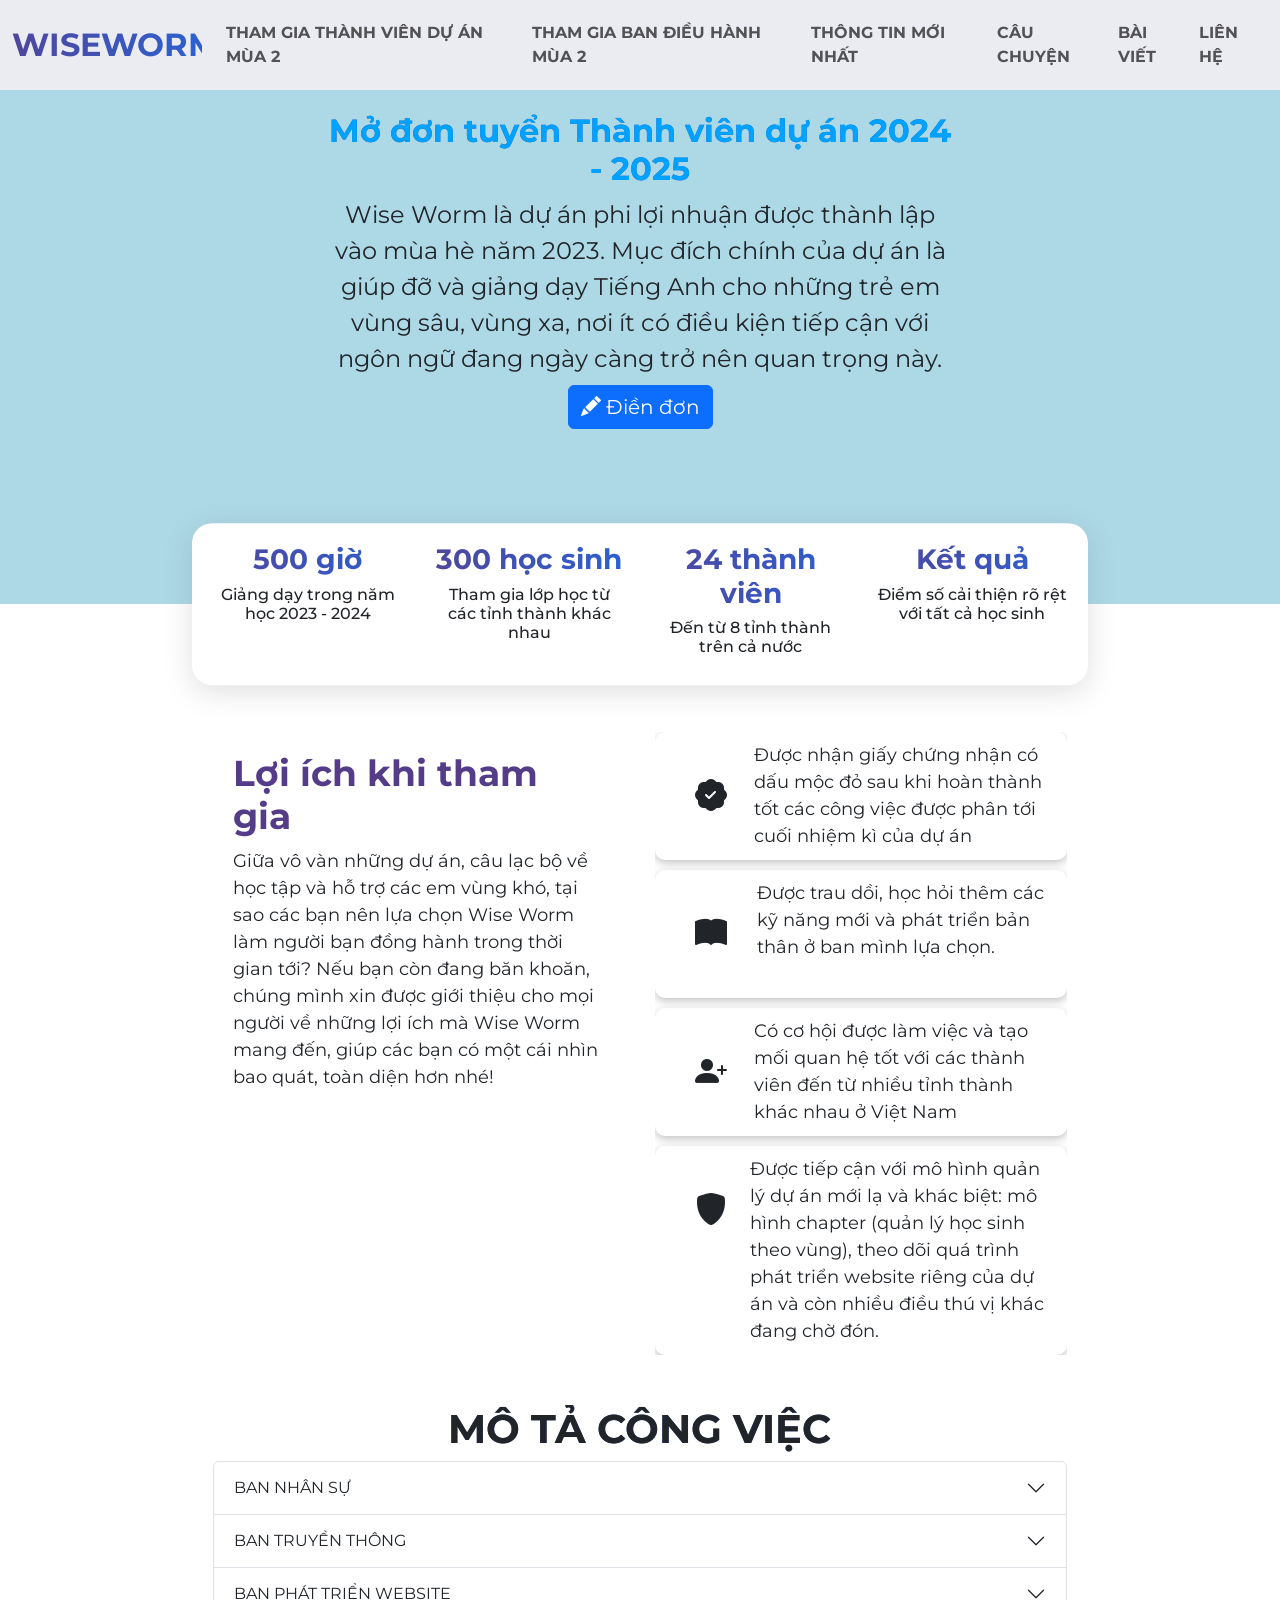
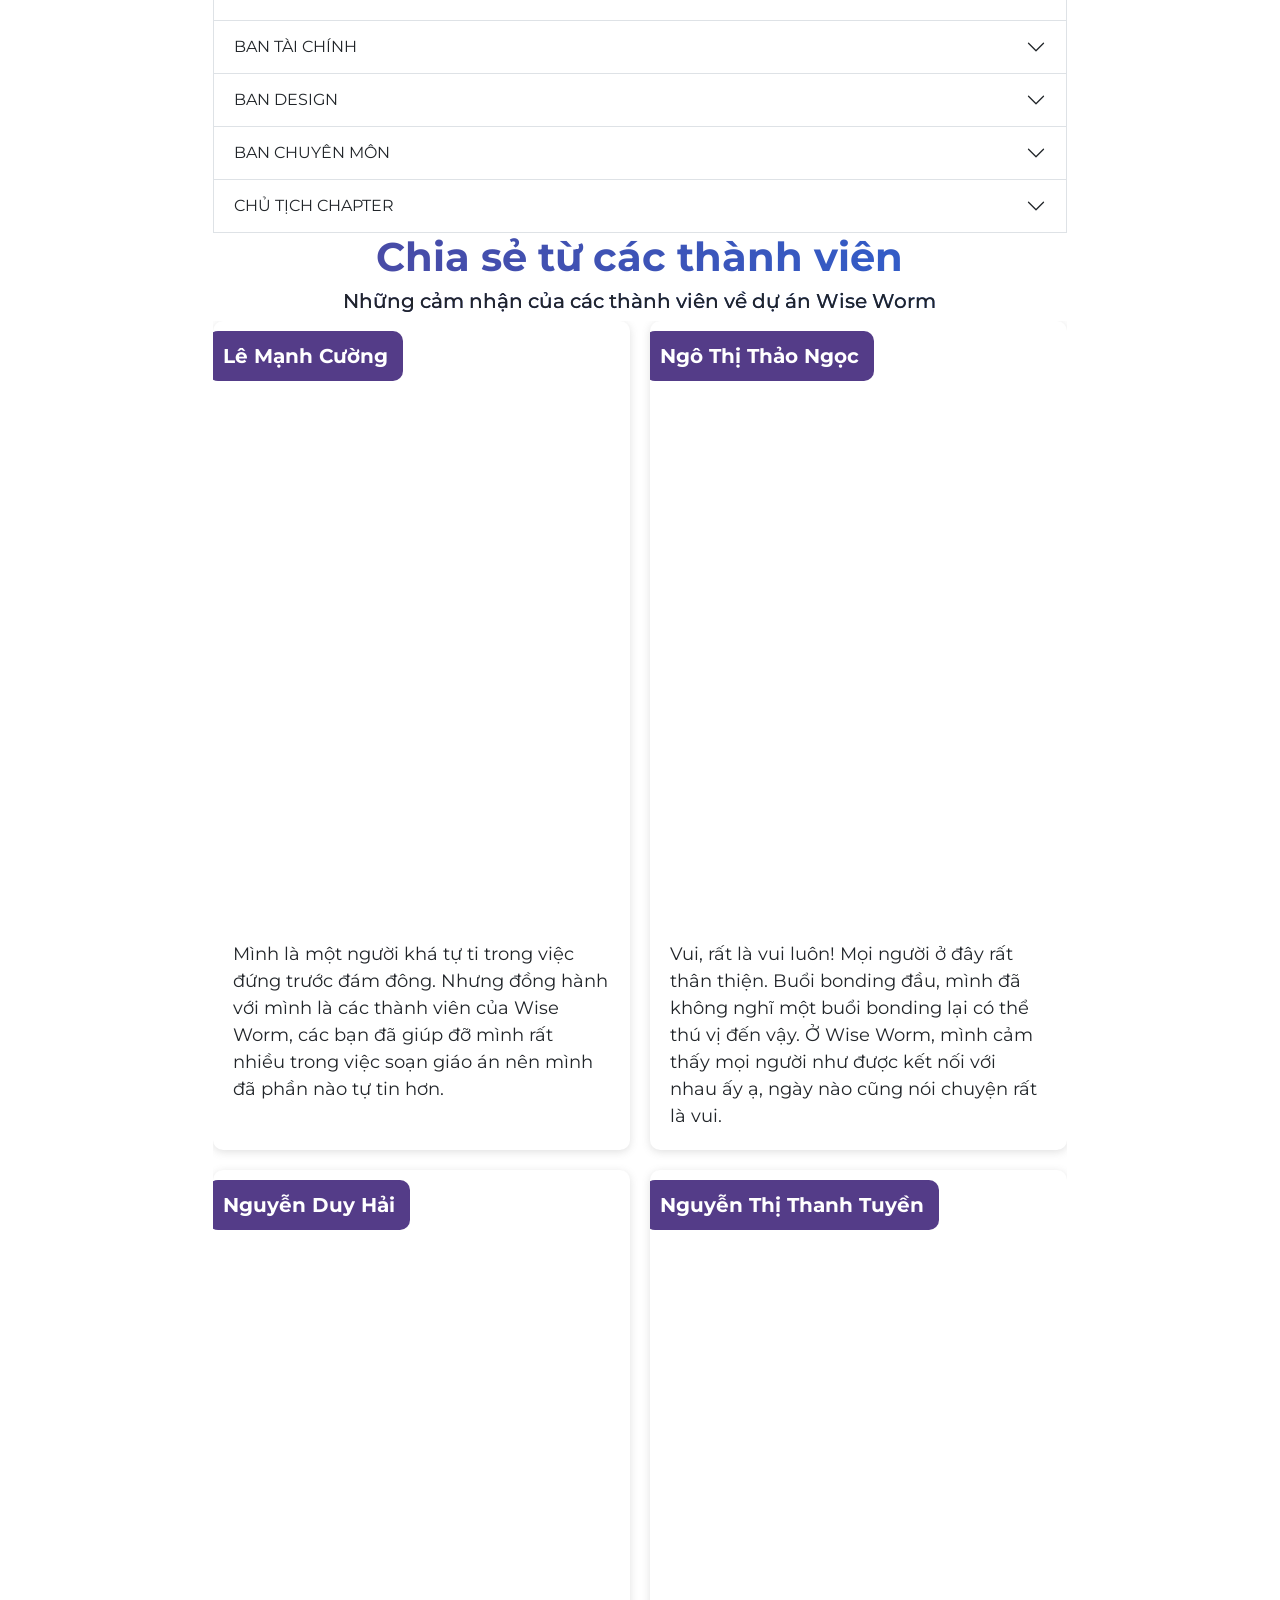
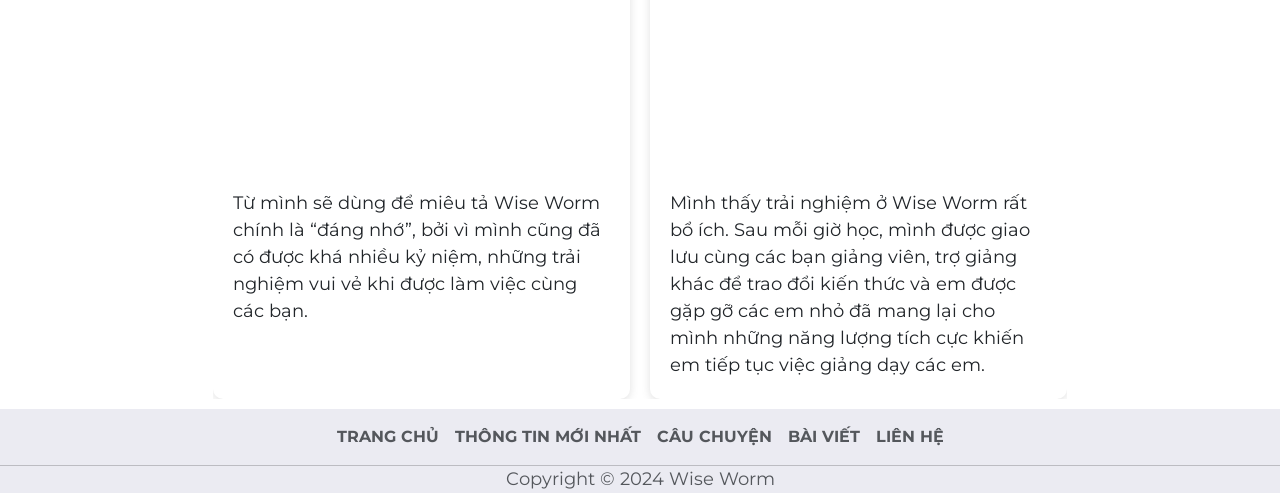
<file: html/mem2.html>
<!DOCTYPE html>
<html lang="en">

<head>
    <meta charset="UTF-8">
    <meta name="viewport" content="width=device-width, initial-scale=1.0">
    <title>Wiseworm</title>
    <link rel="stylesheet" href="/css/base.css">
    <link rel="stylesheet" href="/css/bdh.css">
    <link href="https://cdn.jsdelivr.net/npm/bootstrap@5.3.3/dist/css/bootstrap.min.css" rel="stylesheet"
        integrity="sha384-QWTKZyjpPEjISv5WaRU9OFeRpok6YctnYmDr5pNlyT2bRjXh0JMhjY6hW+ALEwIH" crossorigin="anonymous">
    <script src="https://cdn.jsdelivr.net/npm/bootstrap@5.3.3/dist/js/bootstrap.bundle.min.js"
        integrity="sha384-YvpcrYf0tY3lHB60NNkmXc5s9fDVZLESaAA55NDzOxhy9GkcIdslK1eN7N6jIeHz"
        crossorigin="anonymous"></script>
    <link rel="stylesheet" href="https://cdn.jsdelivr.net/npm/bootstrap-icons@1.11.3/font/bootstrap-icons.min.css">
    <link rel="preconnect" href="https://fonts.googleapis.com">
    <link rel="preconnect" href="https://fonts.gstatic.com" crossorigin>
    <link href="https://fonts.googleapis.com/css2?family=Montserrat:ital,wght@0,100..900;1,100..900&display=swap"
        rel="stylesheet">
</head>

<body>
    <!-- NAVBAR -->
    <nav class="navbar navbar-expand-lg bg-body-tertiary">
        <div class="container-fluid">
            <a class="navbar-brand" href="/html/index.html" id="navbar-logo">WISEWORM</a>
            <button class="navbar-toggler" type="button" data-bs-toggle="collapse" data-bs-target="#navbarNav"
                aria-controls="navbarNav" aria-expanded="false" aria-label="Toggle navigation">
                <span class="navbar-toggler-icon"></span>
            </button>
            <div class="collapse navbar-collapse" id="navbarNav">
                <ul class="navbar-nav">
                    <li class="nav-item">
                        <a class="nav-link" href="#">THAM GIA THÀNH VIÊN DỰ ÁN MÙA 2</a>
                    </li>
                    <li class="nav-item">
                        <a class="nav-link" href="/html/bdh2.html">THAM GIA BAN ĐIỀU HÀNH MÙA 2</a>
                    </li>
                    <li class="nav-item">
                        <a class="nav-link" href="/html/news.html">THÔNG TIN MỚI NHẤT</a>
                    </li>
                    <li class="nav-item">
                        <a class="nav-link" href="/html/stories.html">CÂU CHUYỆN</a>
                    </li>
                    <li class="nav-item">
                        <a class="nav-link" href="/html/posts.html">BÀI VIẾT</a>
                    </li>
                    <li class="nav-item">
                        <a class="nav-link" href="/html/contact.html">LIÊN HỆ</a>
                    </li>
                </ul>
            </div>
        </div>
    </nav>

    <!-- CAROSEUL -->
    <section class="py-5 text-center">
        <div class="row py-lg-5" id="caroseul">
            <div class="col-lg-6 col-md-8 mx-auto">
                <h1 id="heading">Mở đơn tuyển Thành viên dự án 2024 - 2025</h1>
                <p>
                    Wise Worm là dự án phi lợi nhuận được thành lập vào mùa hè năm 2023. Mục đích chính của dự án là
                    giúp đỡ và giảng dạy Tiếng Anh cho những trẻ em vùng sâu, vùng xa, nơi ít có điều kiện tiếp cận với
                    ngôn ngữ đang ngày càng trở nên quan trọng này.</p>
                <p>
                    <a href="https://docs.google.com/forms/d/e/1FAIpQLScuMQZzDxzcliWa0DZ2v_IDBKJiYZ4b4X8zSclwOMEetYL85A/closedform"
                        class="btn btn-primary my-2" style="font-size: 20px;"> 
                        <i class="bi bi-pencil-fill"></i>
                        Điền đơn</a>
                </p>
            </div>
        </div>
        <div id="highlight">
            <div class="infoChoices">
                <h3>500 giờ</h3>
                <h6>Giảng dạy trong năm học 2023 - 2024</h6>
            </div>
            <div class="infoChoices">
                <h3>300 học sinh</h3>
                <h6>Tham gia lớp học từ các tỉnh thành khác nhau</h6>
            </div>
            <div class="infoChoices">
                <h3>24 thành viên</h3>
                <h6>Đến từ 8 tỉnh thành trên cả nước</h6>
            </div>
            <div class="infoChoices">
                <h3>Kết quả</h3>
                <h6>Điểm số cải thiện rõ rệt với tất cả học sinh</h6>
            </div>
        </div>
    </section>


    <!-- MAIN -->
    <section id="main">
    
        <section id="privilege">
            <div id = "infor">
                <h4>Lợi ích khi tham gia</h4>
                <p>Giữa vô vàn những dự án, câu lạc bộ về học tập và hỗ trợ các em vùng khó, tại
                    sao các bạn nên lựa chọn Wise Worm làm người bạn đồng hành trong thời gian tới? Nếu bạn còn đang băn
                    khoăn, chúng mình xin được giới thiệu cho mọi người về những lợi ích mà Wise Worm mang đến, giúp các
                    bạn
                    có một cái nhìn bao quát, toàn diện hơn nhé!</p>
            </div>
            <div id="intro-wrapper">
                <div class="intro-container">
                    <i class="bi bi-patch-check-fill"></i>
                    <div class="intro-section right">
                        <p> Được nhận giấy chứng nhận có dấu mộc đỏ sau khi hoàn thành tốt các công việc được phân tới
                            cuối nhiệm kì của dự án</p>
                    </div>
                </div>
                <div class="intro-container">
                    <i class="bi bi-book-fill"></i>
                    <div class="intro-section">
                        <p>Được trau dồi, học hỏi thêm các kỹ năng mới và phát triển bản thân ở ban mình lựa chọn.
                        </p>
                    </div>
                </div>
                <div class="intro-container right">
                    <i class="bi bi-person-plus-fill"></i>
                    <div class="intro-section">
                        <p> Có cơ hội được làm việc và tạo mối quan hệ tốt với các thành viên đến từ nhiều tỉnh thành
                            khác nhau ở Việt Nam</p>
                    </div>
                </div>
                <div class="intro-container">
                    <i class="bi bi-shield-fill"></i>
                    <div class="intro-section">
                        <p> Được tiếp cận với mô hình quản lý dự án mới lạ và khác biệt: mô hình chapter (quản lý học
                            sinh theo vùng), theo dõi quá trình phát triển website riêng của dự án và còn nhiều điều thú
                            vị khác đang chờ đón.
                        </p>
                    </div>
                </div>
            </div>
        </section>



        <!-- ACCORDION -->
        <div class="accordion" id="accordionExample">
            <h1 id="JD_heading">MÔ TẢ CÔNG VIỆC</h1>
            <div class="accordion-item">
                <h2 class="accordion-header">
                    <button class="accordion-button collapsed" type="button" data-bs-toggle="collapse"
                        data-bs-target="#collapseOne" aria-expanded="false" aria-controls="collapseOne">
                        BAN NHÂN SỰ
                    </button>
                </h2>
                <div id="collapseOne" class="accordion-collapse collapse" data-bs-parent="#accordionExample">
                    <div class="accordion-body">
                        <strong>MÔ TẢ CÔNG VIỆC</strong> <br>
                        - Chịu trách nhiệm kiểm tra, tính điểm chuyên cần, thúc đẩy tiến độ công việc ở mỗi phân ban.
                        <br>
                        - Lập danh sách và phân công nhiệm vụ, viết biên bản sau mỗi cuộc họp. <br>
                        - Tổ chức các buổi bonding cho dự án, gắn kết và hòa giải những mâu thuẫn của dự án trong quá
                        trình hoạt động của dự án. <br>
                        <strong>YÊU CẦU CÔNG VIỆC</strong> <br>
                        - Có kiến thức chuyên môn ở phân ban Nhân Sự là một lợi thế. <br>
                        - Có khả năng quản lý các thành viên, sắp xếp thời gian hợp lý. <br>
                        - Sử dụng thành thạo các phần mềm như google docs, sheet, và cách viết các biên bản báo cáo cuộc
                        họp. <br>
                        - Có kỹ năng quản lý và gắn kết tốt các thành viên trong ban. <br>
                        - Có khả năng ứng phó, xử lý với các tình huống khẩn cấp, vấn đề phát sinh. <br>
                        - Thường xuyên sử dụng mạng xã hội và cập nhật liên lạc. <br>
                        - Trách nhiệm trong việc theo sát tiến độ hoạt động của từng thành viên. <br>
                    </div>
                </div>
            </div>
            <div class="accordion-item">
                <h2 class="accordion-header">
                    <button class="accordion-button collapsed" type="button" data-bs-toggle="collapse"
                        data-bs-target="#collapseTwo" aria-expanded="false" aria-controls="collapseTwo">
                        BAN TRUYỀN THÔNG
                    </button>
                </h2>
                <div id="collapseTwo" class="accordion-collapse collapse" data-bs-parent="#accordionExample">
                    <div class="accordion-body">
                        <strong>MÔ TẢ CÔNG VIỆC</strong> <br>
                        - Lên ý tưởng cho bài viết, phụ trách viết, chỉnh sửa và xuất bản các bài viết truyền thông cho
                        dự án. <br>
                        - Lên kế hoạch truyền thông, seeding để tăng sự tương tác và phạm vi tiếp cận của bài viết đến
                        với mọi người. <br>
                        - Hỗ trợ truyền thông, liên kết tìm các đối tác bên ngoài để tăng tầm ảnh hưởng của dự án. <br>
                        <strong>YÊU CẦU CÔNG VIỆC</strong> <br>
                        - Tinh thần trách nhiệm cao, linh hoạt và sáng tạo. <br>
                        - Có hứng thú, niềm yêu thích với sứ mệnh của dự án. <br>
                        - Đam mê và hiểu biết về lĩnh vực Truyền Thông. <br>
                        - Tác phong làm việc nghiêm chỉnh, luôn đúng hạn và có khả năng làm việc nhóm tốt. <br>
                        - Có khả năng ứng phó, xử lý tình huống linh hoạt và giao tiếp tốt khi làm việc với đối tác
                        Truyền thông. <br>
                        - Trao dồi kiến thức và kỹ năng phù hợp với ban PR (TTC, HTTT, seeding…). <br>
                    </div>
                </div>
            </div>
            <div class="accordion-item">
                <h2 class="accordion-header">
                    <button class="accordion-button collapsed" type="button" data-bs-toggle="collapse"
                        data-bs-target="#collapseThree" aria-expanded="false" aria-controls="collapseThree">
                        BAN PHÁT TRIỂN WEBSITE
                    </button>
                </h2>
                <div id="collapseThree" class="accordion-collapse collapse" data-bs-parent="#accordionExample">
                    <div class="accordion-body">
                        <strong>MÔ TẢ CÔNG VIỆC</strong> <br>
                        - Duy trì sự hoạt động của website. <br>
                        - Chỉnh sửa các bug khi hoạt động website. <br>
                        - Phát triển, nâng cấp thêm các tính năng cho website dự án. <br>
                        <strong>YÊU CẦU CÔNG VIỆC</strong> <br>
                        - Có những kiến thức nền tảng về lập trình web: HTML, CSS, JS. <br>
                        - Có tư duy thuật toán, giải quyết vấn đề. <br>
                        - Đam mê học hỏi cái mới, có tính sáng tạo. <br>
                    </div>
                </div>
            </div>
            <div class="accordion-item">
                <h2 class="accordion-header">
                    <button class="accordion-button collapsed" type="button" data-bs-toggle="collapse"
                        data-bs-target="#collapseFour" aria-expanded="false" aria-controls="collapseFour">
                        BAN TÀI CHÍNH
                    </button>
                </h2>
                <div id="collapseFour" class="accordion-collapse collapse" data-bs-parent="#accordionExample">
                    <div class="accordion-body">
                        <strong>MÔ TẢ CÔNG VIỆC</strong> <br>
                        - Tìm kiếm Nhà tài trợ tiềm năng. <br>
                        - Làm việc với Nhà tài trợ. <br>
                        - Tìm và liên lạc với các khách mời để tổ chức cho các sự kiện. <br>
                        - Quản lý thu chi của dự án. <br>
                        - Giải quyết các vấn đề về Tài chính của dự án. <br>
                        <strong>YÊU CẦU CÔNG VIỆC</strong> <br>
                        - Biết cách xử lý tình huống linh hoạt. <br>
                        - Nhiệt huyết và chịu được khối lượng công việc đưa ra. <br>
                        - Có kỹ năng sử dụng Google Sheet. <br>
                        - Có trách nhiệm với công việc. <br>
                    </div>
                </div>
            </div>
            <div class="accordion-item">
                <h2 class="accordion-header">
                    <button class="accordion-button collapsed" type="button" data-bs-toggle="collapse"
                        data-bs-target="#collapseFive" aria-expanded="false" aria-controls="collapseFive">
                        BAN DESIGN
                    </button>
                </h2>
                <div id="collapseFive" class="accordion-collapse collapse" data-bs-parent="#accordionExample">
                    <div class="accordion-body">
                        <strong>MÔ TẢ CÔNG VIỆC</strong> <br>
                        - Thiết kế hình ảnh, các ấn phẩm, phục vụ cho các bài đăng và giao diện của fanpage. <br>
                        - Kết hợp làm việc với các ban khác, lên ý tưởng, lập kế hoạch thiết kế. <br>
                        <strong>YÊU CẦU CÔNG VIỆC</strong> <br>
                        - Biết sử dụng các phần mềm, công cụ tìm kiếm (Pinterest,…), thiết kế (PaintX,Canva,…), chỉnh
                        sửa
                        hình ảnh (Picsart,…) <br>
                        - Thiết kế đúng styleguide, sáng tạo. <br>
                        - Làm việc có trách nhiệm, đúng deadline. <br>
                    </div>
                </div>
            </div>
            <div class="accordion-item">
                <h2 class="accordion-header">
                    <button class="accordion-button collapsed" type="button" data-bs-toggle="collapse"
                        data-bs-target="#collapseSix" aria-expanded="false" aria-controls="collapseSix">
                        BAN CHUYÊN MÔN
                    </button>
                </h2>
                <div id="collapseSix" class="accordion-collapse collapse" data-bs-parent="#accordionExample">
                    <div class="accordion-body">
                        <strong>MÔ TẢ CÔNG VIỆC</strong> <br>
                        <span style="text-decoration: underline;">Giảng viên:</span> <br>
                        - Chuẩn bị bài giảng với nội dung kiến thức theo chương trình sách tham khảo và các hoạt động
                        trong buổi học. <br>
                        - Chuẩn bị slide bài giảng, bài tập và các bài kiểm tra cho học sinh. <br>
                        - Giảng dạy online cho các em học sinh qua nền tảng Zoom. <br>
                        - Hỗ trợ các em trong quá trình học tiếng Anh. <br>
                        <span style="text-decoration: underline;">Trợ giảng:</span> <br>
                        - Hỗ trợ việc giảng dạy trong lớp học online: kiểm tra sĩ số học sinh, nhắc nhở học sinh vào lớp
                        đúng giờ, cùng giảng viên xử lý các vấn đề phát sinh trong giờ học. <br>
                        - Giải đáp thắc mắc của Học sinh và Phụ huynh. <br>
                        - Kiểm tra bài tập về nhà của học sinh, nhắc nhở học sinh làm bài tập đầy đủ. <br>
                        <strong>YÊU CẦU CÔNG VIỆC</strong> <br>
                        <span style="text-decoration: underline;">Giảng viên:</span> <br>
                        - Thành thạo lý thuyết tiếng Anh. <br>
                        - Hòa đồng, hoạt bát, giao tiếp tốt với trẻ em. <br>
                        - Linh hoạt và sáng tạo trong việc soạn bài giảng. <br>
                        - Biết thiết kế slide (trên Powerpoint, Canva, Google slides…) <br>
                        <span style="text-decoration: underline;">Trợ giảng:</span> <br>
                        - Thành thạo lý thuyết tiếng Anh. <br>
                        - Hòa đồng, hoạt bát, giao tiếp tốt với trẻ em. <br>
                        - Có khả năng linh hoạt ứng phó, xử lý các tình huống phát sinh trong và ngoài giờ học. <br>
                    </div>
                </div>
            </div>
            <div class="accordion-item">
                <h2 class="accordion-header">
                    <button class="accordion-button collapsed" type="button" data-bs-toggle="collapse"
                        data-bs-target="#collapseSeven" aria-expanded="false" aria-controls="collapseSeven">
                        CHỦ TỊCH CHAPTER
                    </button>
                </h2>
                <div id="collapseSeven" class="accordion-collapse collapse" data-bs-parent="#accordionExample">
                    <div class="accordion-body">
                        <strong>MÔ TẢ CÔNG VIỆC</strong> <br>
                        - Trực tiếp quản lý vùng được phân công từ Ban Điều hành Wise Worm, bao gồm : học sinh, giảng
                        viên,
                        trợ giảng và quản lý chất lượng giảng dạy của học sinh vùng mình. <br>
                        - Trực tiếp liên lạc với các điểm trường, quản lý thông tin Phụ huynh, Học sinh ở vùng đó. <br>
                        - Phối hợp với Wise Worm tổ chức, hoạch định kế hoạch hoạt động cho các học sinh theo vùng của
                        mình.
                        <br>
                        - Kết nối và mở rộng mạng lưới học sinh theo học ở chapter đó. <br>
                        <strong>YÊU CẦU CÔNG VIỆC</strong> <br>
                        - Có khả năng lãnh đạo, hoạch định kế hoạch hoạt động cho tổ chức. <br>
                        - Có mối quan hệ rộng, có khả năng mở rộng mạng lưới và thu hút ngày càng nhiều PHHS. <br>
                        - Có khả năng linh hoạt trong ứng biến với các vấn đề rủi ro trong quá trình hoạt động. <br>
                    </div>
                </div>
            </div>

            <!-- FEELING -->
            <div id="feeling">
                <h1>Chia sẻ từ các thành viên</h1>
                <h5>Những cảm nhận của các thành viên về dự án Wise Worm</h5>
                <div id="activities_section">
                    <div class="activities_container">
                        <div class="activities_label">Lê Mạnh Cường</div>
                        <div class="activities_main"
                            style="background-image: url(https://wiseworm.org/wp-content/uploads/2024/07/IMG_0037-1-768x1024.jpg)">
                        </div>
                        <p class="activities_description"> Mình là một người khá tự ti trong việc đứng trước đám đông.
                            Nhưng
                            đồng hành với mình là các thành viên của Wise Worm, các bạn đã giúp đỡ mình rất nhiều trong
                            việc
                            soạn giáo án nên mình đã phần nào tự tin hơn.
                        </p>
                    </div>
                    <div class="activities_container">
                        <div class="activities_label">Ngô Thị Thảo Ngọc</div>
                        <div class="activities_main"
                            style="background-image: url(https://wiseworm.org/wp-content/uploads/2024/07/449364857_994959041955885_133668726928936302_n_2-768x1024.jpg);">
                        </div>
                        <p class="activities_description"> Vui, rất là vui luôn! Mọi người ở đây rất thân thiện. Buổi
                            bonding
                            đầu, mình đã không nghĩ một buổi bonding lại có thể thú vị đến vậy. Ở Wise Worm, mình cảm
                            thấy mọi
                            người như được kết nối với nhau ấy ạ, ngày nào cũng nói chuyện rất là vui.</p>
                    </div>
                    <div class="activities_container">
                        <div class="activities_label">Nguyễn Duy Hải</div>
                        <div class="activities_main"
                            style="background-image: url(https://wiseworm.org/wp-content/uploads/2024/07/IMG_0494_2-768x1024.jpg);">
                        </div>
                        <p class="activities_description"> Từ mình sẽ dùng để miêu tả Wise Worm chính là “đáng nhớ”, bởi
                            vì mình
                            cũng đã có được khá nhiều kỷ niệm, những trải nghiệm vui vẻ khi được làm việc cùng các bạn.
                        </p>
                    </div>
                    <div class="activities_container">
                        <div class="activities_label">Nguyễn Thị Thanh Tuyền</div>
                        <div class="activities_main"
                            style="background-image: url(https://wiseworm.org/wp-content/uploads/2024/07/433039480_2058587214513242_3027801575103163466_n-768x1024.jpg);">
                        </div>
                        <p class="activities_description">Mình thấy trải nghiệm ở Wise Worm rất bổ ích. Sau mỗi giờ học,
                            mình
                            được giao lưu cùng các bạn giảng viên, trợ giảng khác để trao đổi kiến thức và em được gặp
                            gỡ các em
                            nhỏ đã mang lại cho mình những năng lượng tích cực khiến em tiếp tục việc giảng dạy các em.
                        </p>
                    </div>
                </div>
            </div>
    </section>

    <!-- FOOTER -->
    <footer class="" id="footer">
        <ul class="nav justify-content-center border-bottom pb-2 pt-2">
            <li class="nav-item"><a href="/html/index.html" class="nav-link px-2 text-body-secondary">TRANG CHỦ</a></li>
            <li class="nav-item"><a href="/html/news.html" class="nav-link px-2 text-body-secondary">THÔNG TIN MỚI
                    NHẤT</a></li>
            <li class="nav-item"><a href="/html/stories.html" class="nav-link px-2 text-body-secondary">CÂU CHUYỆN</a>
            </li>
            <li class="nav-item"><a href="/html/posts.html" class="nav-link px-2 text-body-secondary">BÀI VIẾT</a></li>
            <li class="nav-item"><a href="/html/contact.html" class="nav-link px-2 text-body-secondary">LIÊN HỆ</a></li>
        </ul>
        <p class="text-center text-body-secondary">Copyright © 2024 Wise Worm</p>
    </footer>
</body>

</html>
</file>
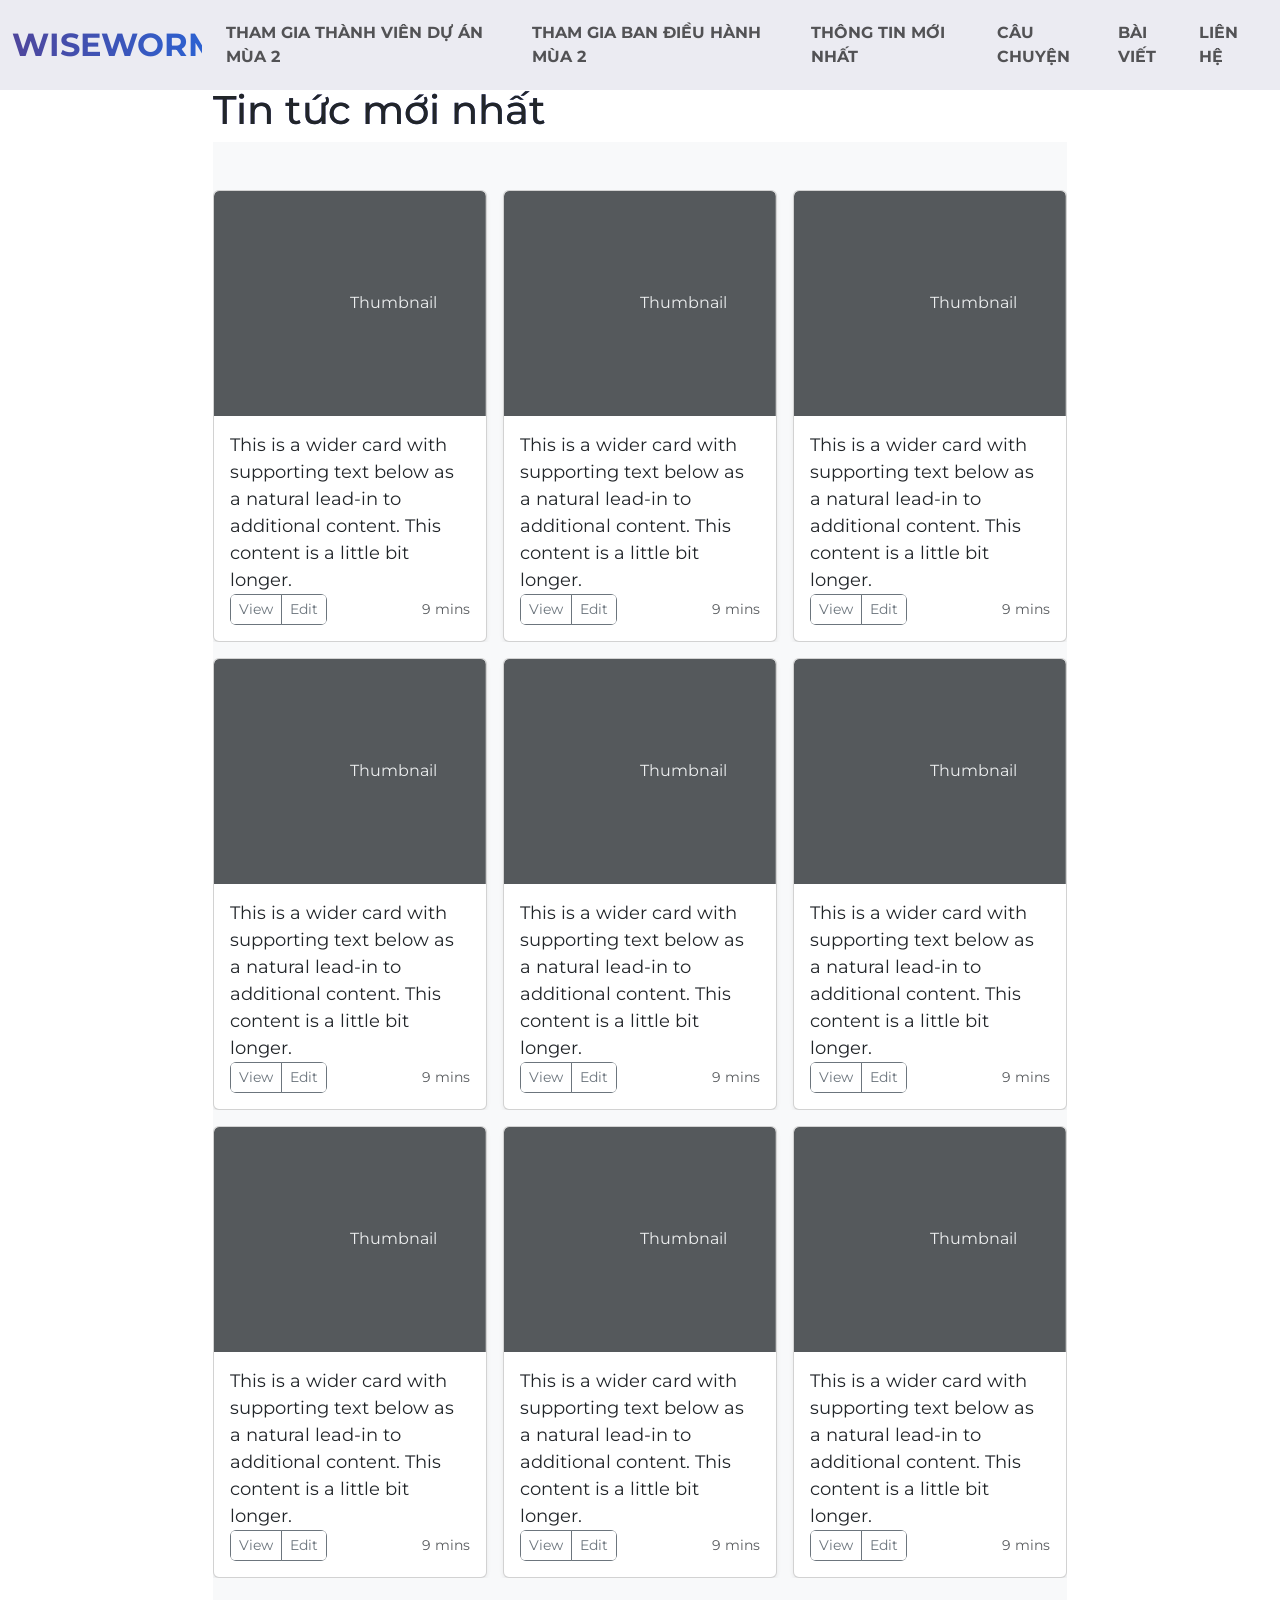
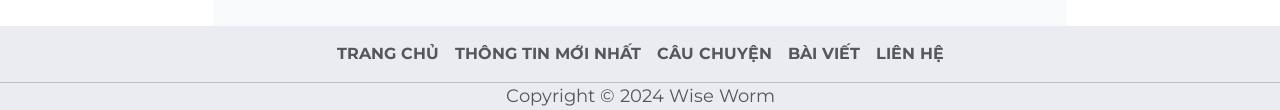
<file: html/news.html>
<!DOCTYPE html>
<html lang="en">

<head>
    <meta charset="UTF-8">
    <meta name="viewport" content="width=device-width, initial-scale=1.0">
    <title>Wiseworm</title>
    <link rel="stylesheet" href="/css/base.css">
    <link rel="stylesheet" href="/css/news.css">
    <link href="https://cdn.jsdelivr.net/npm/bootstrap@5.3.3/dist/css/bootstrap.min.css" rel="stylesheet"
        integrity="sha384-QWTKZyjpPEjISv5WaRU9OFeRpok6YctnYmDr5pNlyT2bRjXh0JMhjY6hW+ALEwIH" crossorigin="anonymous">
    <script src="https://cdn.jsdelivr.net/npm/bootstrap@5.3.3/dist/js/bootstrap.bundle.min.js"
        integrity="sha384-YvpcrYf0tY3lHB60NNkmXc5s9fDVZLESaAA55NDzOxhy9GkcIdslK1eN7N6jIeHz"
        crossorigin="anonymous"></script>
    <link rel="preconnect" href="https://fonts.googleapis.com">
    <link rel="preconnect" href="https://fonts.gstatic.com" crossorigin>
    <link href="https://fonts.googleapis.com/css2?family=Montserrat:ital,wght@0,100..900;1,100..900&display=swap"
        rel="stylesheet">

</head>

<body>
    <!-- NAVBAR -->
    <nav class="navbar navbar-expand-lg bg-body-tertiary">
        <div class="container-fluid">
            <a class="navbar-brand" href="/html/index.html" id="navbar-logo">WISEWORM</a>
            <button class="navbar-toggler" type="button" data-bs-toggle="collapse" data-bs-target="#navbarNav"
                aria-controls="navbarNav" aria-expanded="false" aria-label="Toggle navigation">
                <span class="navbar-toggler-icon"></span>
            </button>
            <div class="collapse navbar-collapse" id="navbarNav">
                <ul class="navbar-nav">
                    <li class="nav-item">
                        <a class="nav-link" href="/html/mem2.html">THAM GIA THÀNH VIÊN DỰ ÁN MÙA 2</a>
                    </li>
                    <li class="nav-item">
                        <a class="nav-link" href="/html/bdh2.html">THAM GIA BAN ĐIỀU HÀNH MÙA 2</a>
                    </li>
                    <li class="nav-item">
                        <a class="nav-link" href="#">THÔNG TIN MỚI NHẤT</a>
                    </li>
                    <li class="nav-item">
                        <a class="nav-link" href="/html/stories.html">CÂU CHUYỆN</a>
                    </li>
                    <li class="nav-item">
                        <a class="nav-link" href="/html/posts.html">BÀI VIẾT</a>
                    </li>
                    <li class="nav-item">
                        <a class="nav-link" href="/html/contact.html">LIÊN HỆ</a>
                    </li>
                </ul>
            </div>
        </div>
    </nav>

    <!-- MAIN -->
    <section id="main">
        <h1>Tin tức mới nhất</h1>
        <div class="album py-5 bg-body-tertiary" id="album">
            <div>
                <div class="row row-cols-1 row-cols-sm-2 row-cols-md-3 g-3">
                    <div class="col">
                        <div class="card shadow-sm">
                            <svg class="bd-placeholder-img card-img-top" width="100%" height="225"
                                xmlns="http://www.w3.org/2000/svg" role="img" aria-label="Placeholder: Thumbnail"
                                preserveAspectRatio="xMidYMid slice" focusable="false">
                                <title>Placeholder</title>
                                <rect width="100%" height="100%" fill="#55595c"></rect><text x="50%" y="50%"
                                    fill="#eceeef" dy=".3em">Thumbnail</text>
                            </svg>
                            <div class="card-body">
                                <p class="card-text">This is a wider card with supporting text below as a natural
                                    lead-in to
                                    additional content. This content is a little bit longer.</p>
                                <div class="d-flex justify-content-between align-items-center">
                                    <div class="btn-group">
                                        <button type="button" class="btn btn-sm btn-outline-secondary">View</button>
                                        <button type="button" class="btn btn-sm btn-outline-secondary">Edit</button>
                                    </div>
                                    <small class="text-body-secondary">9 mins</small>
                                </div>
                            </div>
                        </div>
                    </div>
                    <div class="col">
                        <div class="card shadow-sm">
                            <svg class="bd-placeholder-img card-img-top" width="100%" height="225"
                                xmlns="http://www.w3.org/2000/svg" role="img" aria-label="Placeholder: Thumbnail"
                                preserveAspectRatio="xMidYMid slice" focusable="false">
                                <title>Placeholder</title>
                                <rect width="100%" height="100%" fill="#55595c"></rect><text x="50%" y="50%"
                                    fill="#eceeef" dy=".3em">Thumbnail</text>
                            </svg>
                            <div class="card-body">
                                <p class="card-text">This is a wider card with supporting text below as a natural
                                    lead-in to
                                    additional content. This content is a little bit longer.</p>
                                <div class="d-flex justify-content-between align-items-center">
                                    <div class="btn-group">
                                        <button type="button" class="btn btn-sm btn-outline-secondary">View</button>
                                        <button type="button" class="btn btn-sm btn-outline-secondary">Edit</button>
                                    </div>
                                    <small class="text-body-secondary">9 mins</small>
                                </div>
                            </div>
                        </div>
                    </div>
                    <div class="col">
                        <div class="card shadow-sm">
                            <svg class="bd-placeholder-img card-img-top" width="100%" height="225"
                                xmlns="http://www.w3.org/2000/svg" role="img" aria-label="Placeholder: Thumbnail"
                                preserveAspectRatio="xMidYMid slice" focusable="false">
                                <title>Placeholder</title>
                                <rect width="100%" height="100%" fill="#55595c"></rect><text x="50%" y="50%"
                                    fill="#eceeef" dy=".3em">Thumbnail</text>
                            </svg>
                            <div class="card-body">
                                <p class="card-text">This is a wider card with supporting text below as a natural
                                    lead-in to
                                    additional content. This content is a little bit longer.</p>
                                <div class="d-flex justify-content-between align-items-center">
                                    <div class="btn-group">
                                        <button type="button" class="btn btn-sm btn-outline-secondary">View</button>
                                        <button type="button" class="btn btn-sm btn-outline-secondary">Edit</button>
                                    </div>
                                    <small class="text-body-secondary">9 mins</small>
                                </div>
                            </div>
                        </div>
                    </div>

                    <div class="col">
                        <div class="card shadow-sm">
                            <svg class="bd-placeholder-img card-img-top" width="100%" height="225"
                                xmlns="http://www.w3.org/2000/svg" role="img" aria-label="Placeholder: Thumbnail"
                                preserveAspectRatio="xMidYMid slice" focusable="false">
                                <title>Placeholder</title>
                                <rect width="100%" height="100%" fill="#55595c"></rect><text x="50%" y="50%"
                                    fill="#eceeef" dy=".3em">Thumbnail</text>
                            </svg>
                            <div class="card-body">
                                <p class="card-text">This is a wider card with supporting text below as a natural
                                    lead-in to
                                    additional content. This content is a little bit longer.</p>
                                <div class="d-flex justify-content-between align-items-center">
                                    <div class="btn-group">
                                        <button type="button" class="btn btn-sm btn-outline-secondary">View</button>
                                        <button type="button" class="btn btn-sm btn-outline-secondary">Edit</button>
                                    </div>
                                    <small class="text-body-secondary">9 mins</small>
                                </div>
                            </div>
                        </div>
                    </div>
                    <div class="col">
                        <div class="card shadow-sm">
                            <svg class="bd-placeholder-img card-img-top" width="100%" height="225"
                                xmlns="http://www.w3.org/2000/svg" role="img" aria-label="Placeholder: Thumbnail"
                                preserveAspectRatio="xMidYMid slice" focusable="false">
                                <title>Placeholder</title>
                                <rect width="100%" height="100%" fill="#55595c"></rect><text x="50%" y="50%"
                                    fill="#eceeef" dy=".3em">Thumbnail</text>
                            </svg>
                            <div class="card-body">
                                <p class="card-text">This is a wider card with supporting text below as a natural
                                    lead-in to
                                    additional content. This content is a little bit longer.</p>
                                <div class="d-flex justify-content-between align-items-center">
                                    <div class="btn-group">
                                        <button type="button" class="btn btn-sm btn-outline-secondary">View</button>
                                        <button type="button" class="btn btn-sm btn-outline-secondary">Edit</button>
                                    </div>
                                    <small class="text-body-secondary">9 mins</small>
                                </div>
                            </div>
                        </div>
                    </div>
                    <div class="col">
                        <div class="card shadow-sm">
                            <svg class="bd-placeholder-img card-img-top" width="100%" height="225"
                                xmlns="http://www.w3.org/2000/svg" role="img" aria-label="Placeholder: Thumbnail"
                                preserveAspectRatio="xMidYMid slice" focusable="false">
                                <title>Placeholder</title>
                                <rect width="100%" height="100%" fill="#55595c"></rect><text x="50%" y="50%"
                                    fill="#eceeef" dy=".3em">Thumbnail</text>
                            </svg>
                            <div class="card-body">
                                <p class="card-text">This is a wider card with supporting text below as a natural
                                    lead-in to
                                    additional content. This content is a little bit longer.</p>
                                <div class="d-flex justify-content-between align-items-center">
                                    <div class="btn-group">
                                        <button type="button" class="btn btn-sm btn-outline-secondary">View</button>
                                        <button type="button" class="btn btn-sm btn-outline-secondary">Edit</button>
                                    </div>
                                    <small class="text-body-secondary">9 mins</small>
                                </div>
                            </div>
                        </div>
                    </div>

                    <div class="col">
                        <div class="card shadow-sm">
                            <svg class="bd-placeholder-img card-img-top" width="100%" height="225"
                                xmlns="http://www.w3.org/2000/svg" role="img" aria-label="Placeholder: Thumbnail"
                                preserveAspectRatio="xMidYMid slice" focusable="false">
                                <title>Placeholder</title>
                                <rect width="100%" height="100%" fill="#55595c"></rect><text x="50%" y="50%"
                                    fill="#eceeef" dy=".3em">Thumbnail</text>
                            </svg>
                            <div class="card-body">
                                <p class="card-text">This is a wider card with supporting text below as a natural
                                    lead-in to
                                    additional content. This content is a little bit longer.</p>
                                <div class="d-flex justify-content-between align-items-center">
                                    <div class="btn-group">
                                        <button type="button" class="btn btn-sm btn-outline-secondary">View</button>
                                        <button type="button" class="btn btn-sm btn-outline-secondary">Edit</button>
                                    </div>
                                    <small class="text-body-secondary">9 mins</small>
                                </div>
                            </div>
                        </div>
                    </div>
                    <div class="col">
                        <div class="card shadow-sm">
                            <svg class="bd-placeholder-img card-img-top" width="100%" height="225"
                                xmlns="http://www.w3.org/2000/svg" role="img" aria-label="Placeholder: Thumbnail"
                                preserveAspectRatio="xMidYMid slice" focusable="false">
                                <title>Placeholder</title>
                                <rect width="100%" height="100%" fill="#55595c"></rect><text x="50%" y="50%"
                                    fill="#eceeef" dy=".3em">Thumbnail</text>
                            </svg>
                            <div class="card-body">
                                <p class="card-text">This is a wider card with supporting text below as a natural
                                    lead-in to
                                    additional content. This content is a little bit longer.</p>
                                <div class="d-flex justify-content-between align-items-center">
                                    <div class="btn-group">
                                        <button type="button" class="btn btn-sm btn-outline-secondary">View</button>
                                        <button type="button" class="btn btn-sm btn-outline-secondary">Edit</button>
                                    </div>
                                    <small class="text-body-secondary">9 mins</small>
                                </div>
                            </div>
                        </div>
                    </div>
                    <div class="col">
                        <div class="card shadow-sm">
                            <svg class="bd-placeholder-img card-img-top" width="100%" height="225"
                                xmlns="http://www.w3.org/2000/svg" role="img" aria-label="Placeholder: Thumbnail"
                                preserveAspectRatio="xMidYMid slice" focusable="false">
                                <title>Placeholder</title>
                                <rect width="100%" height="100%" fill="#55595c"></rect><text x="50%" y="50%"
                                    fill="#eceeef" dy=".3em">Thumbnail</text>
                            </svg>
                            <div class="card-body">
                                <p class="card-text">This is a wider card with supporting text below as a natural
                                    lead-in to
                                    additional content. This content is a little bit longer.</p>
                                <div class="d-flex justify-content-between align-items-center">
                                    <div class="btn-group">
                                        <button type="button" class="btn btn-sm btn-outline-secondary">View</button>
                                        <button type="button" class="btn btn-sm btn-outline-secondary">Edit</button>
                                    </div>
                                    <small class="text-body-secondary">9 mins</small>
                                </div>
                            </div>
                        </div>
                    </div>
                </div>
            </div>
        </div>
    </section>
    <!-- FOOTER -->
    <footer class="" id="footer">
        <ul class="nav justify-content-center border-bottom pb-2 pt-2">
            <li class="nav-item"><a href="/html/index.html" class="nav-link px-2 text-body-secondary">TRANG CHỦ</a></li>
            <li class="nav-item"><a href="#" class="nav-link px-2 text-body-secondary">THÔNG TIN MỚI NHẤT</a></li>
            <li class="nav-item"><a href="/html/stories.html" class="nav-link px-2 text-body-secondary">CÂU CHUYỆN</a>
            </li>
            <li class="nav-item"><a href="/html/posts.html" class="nav-link px-2 text-body-secondary">BÀI VIẾT</a></li>
            <li class="nav-item"><a href="/html/contact.html" class="nav-link px-2 text-body-secondary">LIÊN HỆ</a></li>
        </ul>
        <p class="text-center text-body-secondary">Copyright © 2024 Wise Worm</p>
    </footer>
</body>

</html>
</file>
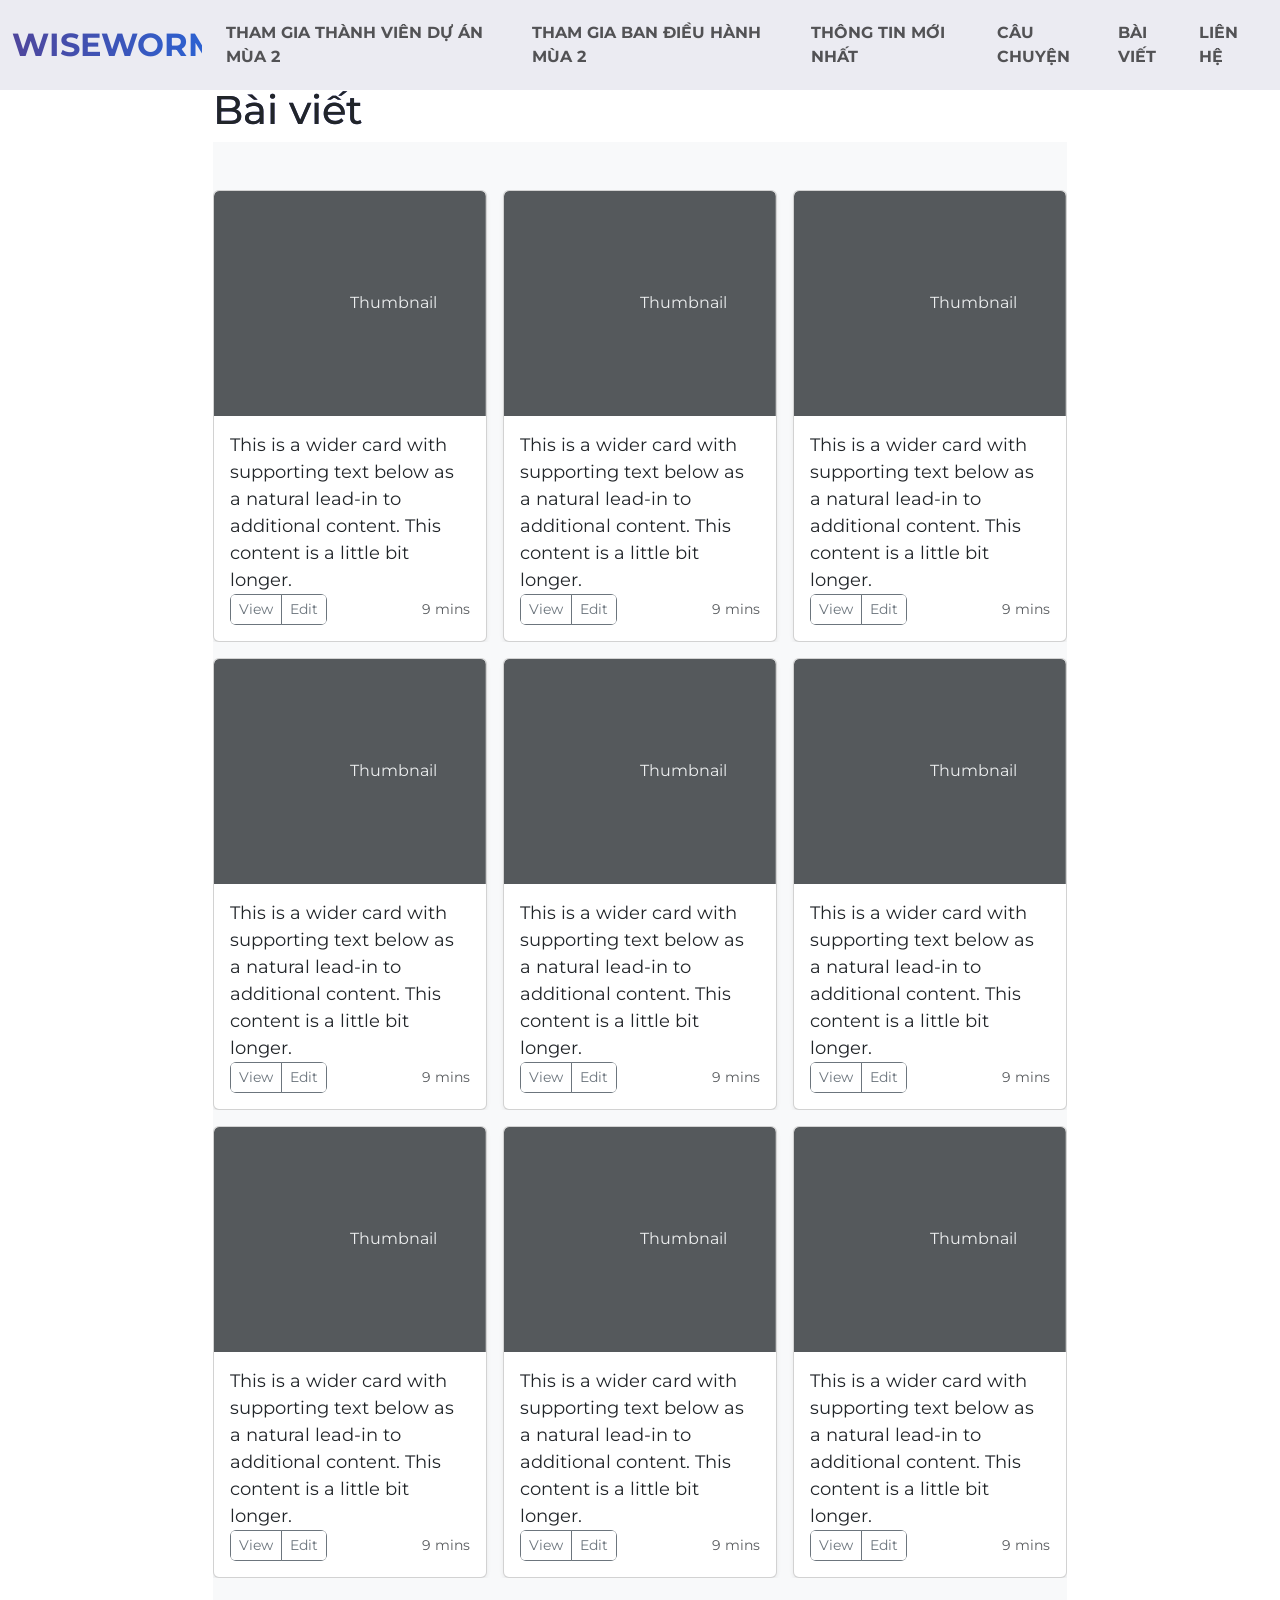
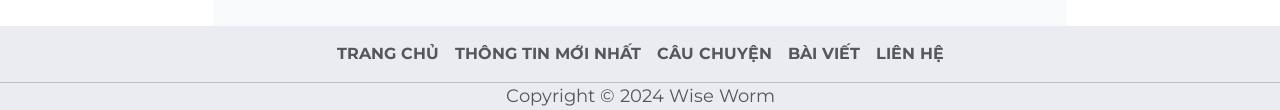
<file: html/posts.html>
<!DOCTYPE html>
<html lang="en">

<head>
    <meta charset="UTF-8">
    <meta name="viewport" content="width=device-width, initial-scale=1.0">
    <title>Wiseworm</title>
    <link rel="stylesheet" href="/css/base.css">
    <link rel="stylesheet" href="/css/posts.css">
    <link href="https://cdn.jsdelivr.net/npm/bootstrap@5.3.3/dist/css/bootstrap.min.css" rel="stylesheet"
        integrity="sha384-QWTKZyjpPEjISv5WaRU9OFeRpok6YctnYmDr5pNlyT2bRjXh0JMhjY6hW+ALEwIH" crossorigin="anonymous">
    <script src="https://cdn.jsdelivr.net/npm/bootstrap@5.3.3/dist/js/bootstrap.bundle.min.js"
        integrity="sha384-YvpcrYf0tY3lHB60NNkmXc5s9fDVZLESaAA55NDzOxhy9GkcIdslK1eN7N6jIeHz"
        crossorigin="anonymous"></script>
    <link rel="preconnect" href="https://fonts.googleapis.com">
    <link rel="preconnect" href="https://fonts.gstatic.com" crossorigin>
    <link href="https://fonts.googleapis.com/css2?family=Montserrat:ital,wght@0,100..900;1,100..900&display=swap"
        rel="stylesheet">

</head>

<body>
    <!-- NAVBAR -->
    <nav class="navbar navbar-expand-lg bg-body-tertiary">
        <div class="container-fluid">
            <a class="navbar-brand" href="/html/index.html" id="navbar-logo">WISEWORM</a>
            <button class="navbar-toggler" type="button" data-bs-toggle="collapse" data-bs-target="#navbarNav"
                aria-controls="navbarNav" aria-expanded="false" aria-label="Toggle navigation">
                <span class="navbar-toggler-icon"></span>
            </button>
            <div class="collapse navbar-collapse" id="navbarNav">
                <ul class="navbar-nav">
                    <li class="nav-item">
                        <a class="nav-link" href="/html/mem2.html">THAM GIA THÀNH VIÊN DỰ ÁN MÙA 2</a>
                    </li>
                    <li class="nav-item">
                        <a class="nav-link" href="/html/bdh2.html">THAM GIA BAN ĐIỀU HÀNH MÙA 2</a>
                    </li>
                    <li class="nav-item">
                        <a class="nav-link" href="/html/news.html">THÔNG TIN MỚI NHẤT</a>
                    </li>
                    <li class="nav-item">
                        <a class="nav-link" href="/html/stories.html">CÂU CHUYỆN</a>
                    </li>
                    <li class="nav-item">
                        <a class="nav-link" href="#">BÀI VIẾT</a>
                    </li>
                    <li class="nav-item">
                        <a class="nav-link" href="/html/contact.html">LIÊN HỆ</a>
                    </li>
                </ul>
            </div>
        </div>
    </nav>

    <!-- MAIN -->
    <section id="main">
        <h1>Bài viết</h1>
        <div class="album py-5 bg-body-tertiary" id="album">
            <div>
                <div class="row row-cols-1 row-cols-sm-2 row-cols-md-3 g-3">
                    <div class="col">
                        <div class="card shadow-sm">
                            <svg class="bd-placeholder-img card-img-top" width="100%" height="225"
                                xmlns="http://www.w3.org/2000/svg" role="img" aria-label="Placeholder: Thumbnail"
                                preserveAspectRatio="xMidYMid slice" focusable="false">
                                <title>Placeholder</title>
                                <rect width="100%" height="100%" fill="#55595c"></rect><text x="50%" y="50%"
                                    fill="#eceeef" dy=".3em">Thumbnail</text>
                            </svg>
                            <div class="card-body">
                                <p class="card-text">This is a wider card with supporting text below as a natural
                                    lead-in to
                                    additional content. This content is a little bit longer.</p>
                                <div class="d-flex justify-content-between align-items-center">
                                    <div class="btn-group">
                                        <button type="button" class="btn btn-sm btn-outline-secondary">View</button>
                                        <button type="button" class="btn btn-sm btn-outline-secondary">Edit</button>
                                    </div>
                                    <small class="text-body-secondary">9 mins</small>
                                </div>
                            </div>
                        </div>
                    </div>
                    <div class="col">
                        <div class="card shadow-sm">
                            <svg class="bd-placeholder-img card-img-top" width="100%" height="225"
                                xmlns="http://www.w3.org/2000/svg" role="img" aria-label="Placeholder: Thumbnail"
                                preserveAspectRatio="xMidYMid slice" focusable="false">
                                <title>Placeholder</title>
                                <rect width="100%" height="100%" fill="#55595c"></rect><text x="50%" y="50%"
                                    fill="#eceeef" dy=".3em">Thumbnail</text>
                            </svg>
                            <div class="card-body">
                                <p class="card-text">This is a wider card with supporting text below as a natural
                                    lead-in to
                                    additional content. This content is a little bit longer.</p>
                                <div class="d-flex justify-content-between align-items-center">
                                    <div class="btn-group">
                                        <button type="button" class="btn btn-sm btn-outline-secondary">View</button>
                                        <button type="button" class="btn btn-sm btn-outline-secondary">Edit</button>
                                    </div>
                                    <small class="text-body-secondary">9 mins</small>
                                </div>
                            </div>
                        </div>
                    </div>
                    <div class="col">
                        <div class="card shadow-sm">
                            <svg class="bd-placeholder-img card-img-top" width="100%" height="225"
                                xmlns="http://www.w3.org/2000/svg" role="img" aria-label="Placeholder: Thumbnail"
                                preserveAspectRatio="xMidYMid slice" focusable="false">
                                <title>Placeholder</title>
                                <rect width="100%" height="100%" fill="#55595c"></rect><text x="50%" y="50%"
                                    fill="#eceeef" dy=".3em">Thumbnail</text>
                            </svg>
                            <div class="card-body">
                                <p class="card-text">This is a wider card with supporting text below as a natural
                                    lead-in to
                                    additional content. This content is a little bit longer.</p>
                                <div class="d-flex justify-content-between align-items-center">
                                    <div class="btn-group">
                                        <button type="button" class="btn btn-sm btn-outline-secondary">View</button>
                                        <button type="button" class="btn btn-sm btn-outline-secondary">Edit</button>
                                    </div>
                                    <small class="text-body-secondary">9 mins</small>
                                </div>
                            </div>
                        </div>
                    </div>

                    <div class="col">
                        <div class="card shadow-sm">
                            <svg class="bd-placeholder-img card-img-top" width="100%" height="225"
                                xmlns="http://www.w3.org/2000/svg" role="img" aria-label="Placeholder: Thumbnail"
                                preserveAspectRatio="xMidYMid slice" focusable="false">
                                <title>Placeholder</title>
                                <rect width="100%" height="100%" fill="#55595c"></rect><text x="50%" y="50%"
                                    fill="#eceeef" dy=".3em">Thumbnail</text>
                            </svg>
                            <div class="card-body">
                                <p class="card-text">This is a wider card with supporting text below as a natural
                                    lead-in to
                                    additional content. This content is a little bit longer.</p>
                                <div class="d-flex justify-content-between align-items-center">
                                    <div class="btn-group">
                                        <button type="button" class="btn btn-sm btn-outline-secondary">View</button>
                                        <button type="button" class="btn btn-sm btn-outline-secondary">Edit</button>
                                    </div>
                                    <small class="text-body-secondary">9 mins</small>
                                </div>
                            </div>
                        </div>
                    </div>
                    <div class="col">
                        <div class="card shadow-sm">
                            <svg class="bd-placeholder-img card-img-top" width="100%" height="225"
                                xmlns="http://www.w3.org/2000/svg" role="img" aria-label="Placeholder: Thumbnail"
                                preserveAspectRatio="xMidYMid slice" focusable="false">
                                <title>Placeholder</title>
                                <rect width="100%" height="100%" fill="#55595c"></rect><text x="50%" y="50%"
                                    fill="#eceeef" dy=".3em">Thumbnail</text>
                            </svg>
                            <div class="card-body">
                                <p class="card-text">This is a wider card with supporting text below as a natural
                                    lead-in to
                                    additional content. This content is a little bit longer.</p>
                                <div class="d-flex justify-content-between align-items-center">
                                    <div class="btn-group">
                                        <button type="button" class="btn btn-sm btn-outline-secondary">View</button>
                                        <button type="button" class="btn btn-sm btn-outline-secondary">Edit</button>
                                    </div>
                                    <small class="text-body-secondary">9 mins</small>
                                </div>
                            </div>
                        </div>
                    </div>
                    <div class="col">
                        <div class="card shadow-sm">
                            <svg class="bd-placeholder-img card-img-top" width="100%" height="225"
                                xmlns="http://www.w3.org/2000/svg" role="img" aria-label="Placeholder: Thumbnail"
                                preserveAspectRatio="xMidYMid slice" focusable="false">
                                <title>Placeholder</title>
                                <rect width="100%" height="100%" fill="#55595c"></rect><text x="50%" y="50%"
                                    fill="#eceeef" dy=".3em">Thumbnail</text>
                            </svg>
                            <div class="card-body">
                                <p class="card-text">This is a wider card with supporting text below as a natural
                                    lead-in to
                                    additional content. This content is a little bit longer.</p>
                                <div class="d-flex justify-content-between align-items-center">
                                    <div class="btn-group">
                                        <button type="button" class="btn btn-sm btn-outline-secondary">View</button>
                                        <button type="button" class="btn btn-sm btn-outline-secondary">Edit</button>
                                    </div>
                                    <small class="text-body-secondary">9 mins</small>
                                </div>
                            </div>
                        </div>
                    </div>

                    <div class="col">
                        <div class="card shadow-sm">
                            <svg class="bd-placeholder-img card-img-top" width="100%" height="225"
                                xmlns="http://www.w3.org/2000/svg" role="img" aria-label="Placeholder: Thumbnail"
                                preserveAspectRatio="xMidYMid slice" focusable="false">
                                <title>Placeholder</title>
                                <rect width="100%" height="100%" fill="#55595c"></rect><text x="50%" y="50%"
                                    fill="#eceeef" dy=".3em">Thumbnail</text>
                            </svg>
                            <div class="card-body">
                                <p class="card-text">This is a wider card with supporting text below as a natural
                                    lead-in to
                                    additional content. This content is a little bit longer.</p>
                                <div class="d-flex justify-content-between align-items-center">
                                    <div class="btn-group">
                                        <button type="button" class="btn btn-sm btn-outline-secondary">View</button>
                                        <button type="button" class="btn btn-sm btn-outline-secondary">Edit</button>
                                    </div>
                                    <small class="text-body-secondary">9 mins</small>
                                </div>
                            </div>
                        </div>
                    </div>
                    <div class="col">
                        <div class="card shadow-sm">
                            <svg class="bd-placeholder-img card-img-top" width="100%" height="225"
                                xmlns="http://www.w3.org/2000/svg" role="img" aria-label="Placeholder: Thumbnail"
                                preserveAspectRatio="xMidYMid slice" focusable="false">
                                <title>Placeholder</title>
                                <rect width="100%" height="100%" fill="#55595c"></rect><text x="50%" y="50%"
                                    fill="#eceeef" dy=".3em">Thumbnail</text>
                            </svg>
                            <div class="card-body">
                                <p class="card-text">This is a wider card with supporting text below as a natural
                                    lead-in to
                                    additional content. This content is a little bit longer.</p>
                                <div class="d-flex justify-content-between align-items-center">
                                    <div class="btn-group">
                                        <button type="button" class="btn btn-sm btn-outline-secondary">View</button>
                                        <button type="button" class="btn btn-sm btn-outline-secondary">Edit</button>
                                    </div>
                                    <small class="text-body-secondary">9 mins</small>
                                </div>
                            </div>
                        </div>
                    </div>
                    <div class="col">
                        <div class="card shadow-sm">
                            <svg class="bd-placeholder-img card-img-top" width="100%" height="225"
                                xmlns="http://www.w3.org/2000/svg" role="img" aria-label="Placeholder: Thumbnail"
                                preserveAspectRatio="xMidYMid slice" focusable="false">
                                <title>Placeholder</title>
                                <rect width="100%" height="100%" fill="#55595c"></rect><text x="50%" y="50%"
                                    fill="#eceeef" dy=".3em">Thumbnail</text>
                            </svg>
                            <div class="card-body">
                                <p class="card-text">This is a wider card with supporting text below as a natural
                                    lead-in to
                                    additional content. This content is a little bit longer.</p>
                                <div class="d-flex justify-content-between align-items-center">
                                    <div class="btn-group">
                                        <button type="button" class="btn btn-sm btn-outline-secondary">View</button>
                                        <button type="button" class="btn btn-sm btn-outline-secondary">Edit</button>
                                    </div>
                                    <small class="text-body-secondary">9 mins</small>
                                </div>
                            </div>
                        </div>
                    </div>
                </div>
            </div>
        </div>
    </section>
    <!-- FOOTER -->
    <footer class="" id="footer">
        <ul class="nav justify-content-center border-bottom pb-2 pt-2">
            <li class="nav-item"><a href="#" class="nav-link px-2 text-body-secondary">TRANG CHỦ</a></li>
            <li class="nav-item"><a href="/html/news.html" class="nav-link px-2 text-body-secondary">THÔNG TIN MỚI
                    NHẤT</a></li>
            <li class="nav-item"><a href="/html/stories.html" class="nav-link px-2 text-body-secondary">CÂU CHUYỆN</a>
            </li>
            <li class="nav-item"><a href="#" class="nav-link px-2 text-body-secondary">BÀI VIẾT</a></li>
            <li class="nav-item"><a href="/html/contact.html" class="nav-link px-2 text-body-secondary">LIÊN HỆ</a></li>
        </ul>
        <p class="text-center text-body-secondary">Copyright © 2024 Wise Worm</p>
    </footer>
</body>

</html>
</file>
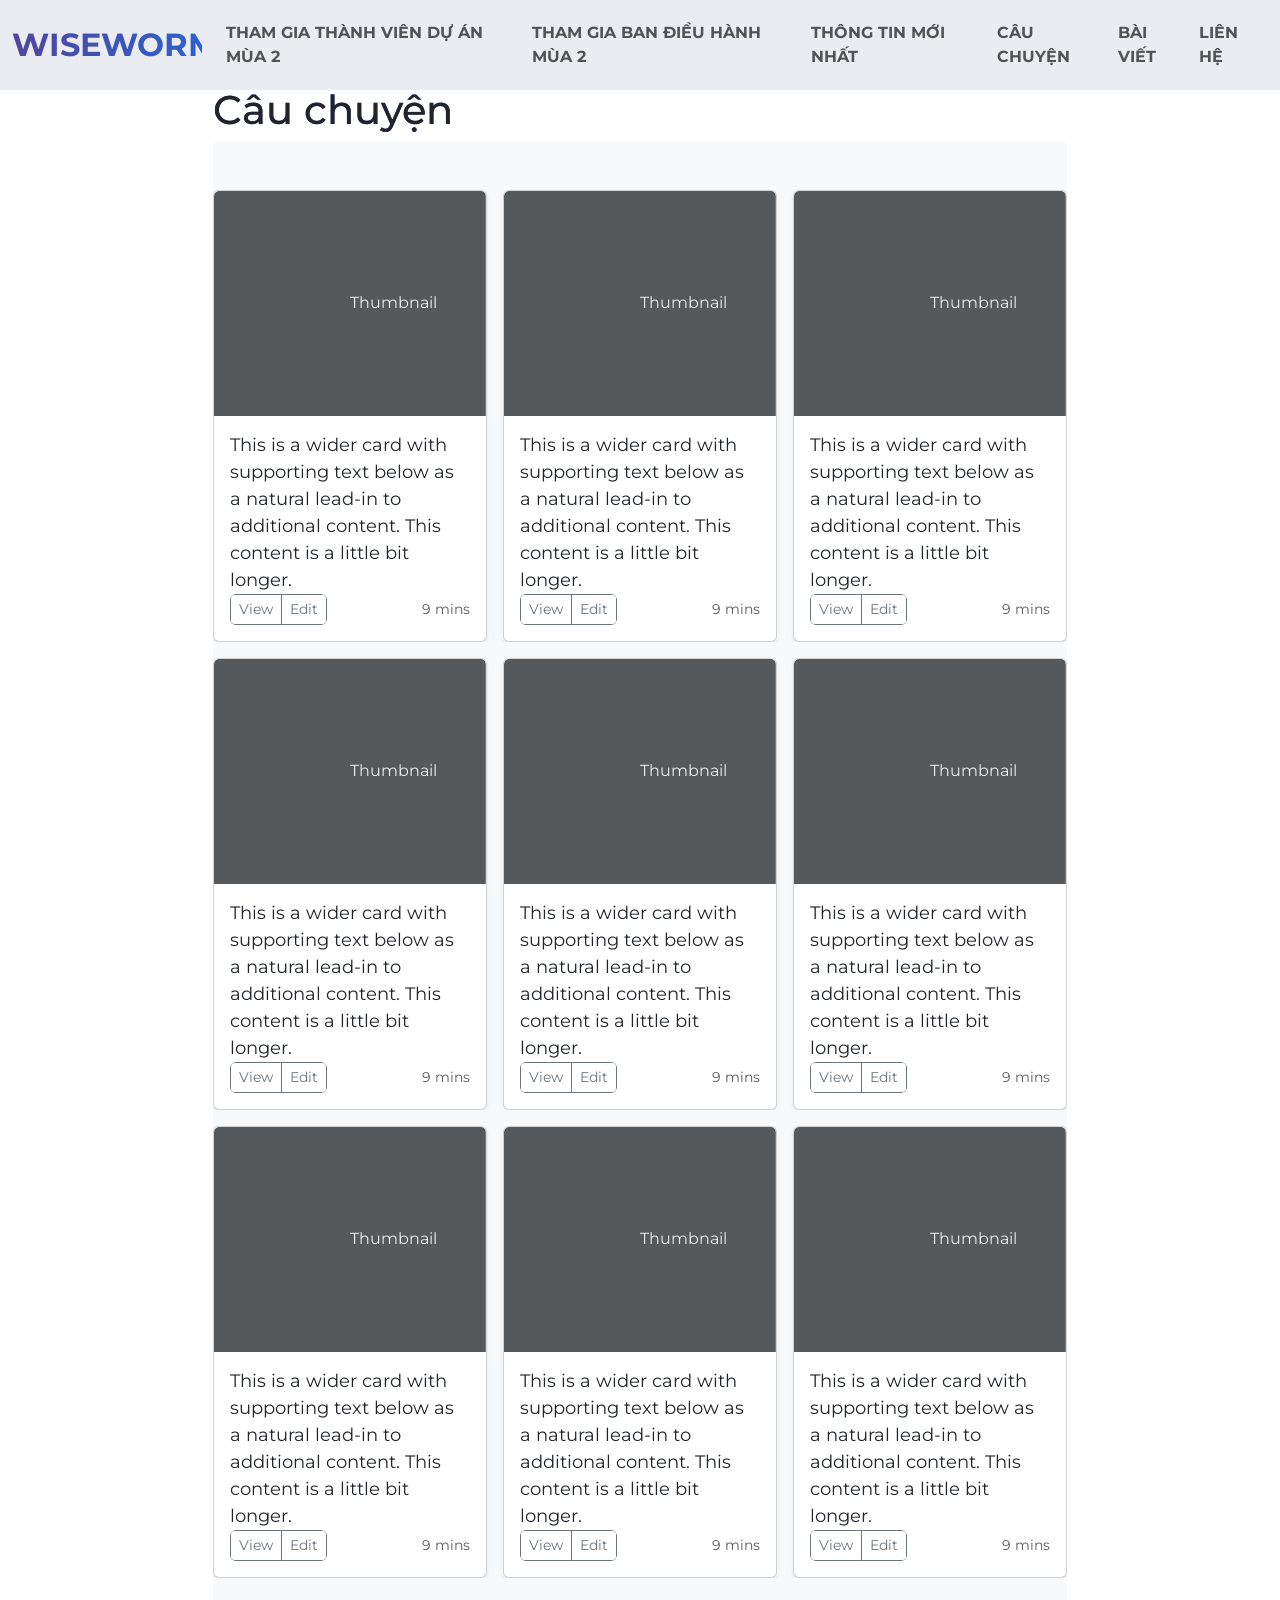
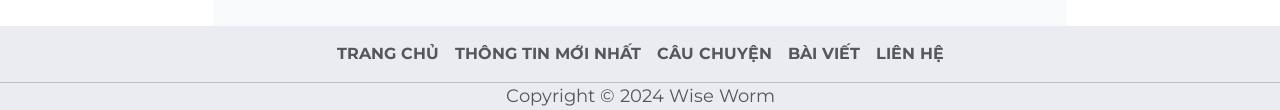
<file: html/stories.html>
<!DOCTYPE html>
<html lang="en">

<head>
    <meta charset="UTF-8">
    <meta name="viewport" content="width=device-width, initial-scale=1.0">
    <title>Wiseworm</title>
    <link rel="stylesheet" href="/css/base.css">
    <link rel="stylesheet" href="/css/stories.css">
    <link href="https://cdn.jsdelivr.net/npm/bootstrap@5.3.3/dist/css/bootstrap.min.css" rel="stylesheet"
        integrity="sha384-QWTKZyjpPEjISv5WaRU9OFeRpok6YctnYmDr5pNlyT2bRjXh0JMhjY6hW+ALEwIH" crossorigin="anonymous">
    <script src="https://cdn.jsdelivr.net/npm/bootstrap@5.3.3/dist/js/bootstrap.bundle.min.js"
        integrity="sha384-YvpcrYf0tY3lHB60NNkmXc5s9fDVZLESaAA55NDzOxhy9GkcIdslK1eN7N6jIeHz"
        crossorigin="anonymous"></script>
    <link rel="preconnect" href="https://fonts.googleapis.com">
    <link rel="preconnect" href="https://fonts.gstatic.com" crossorigin>
    <link href="https://fonts.googleapis.com/css2?family=Montserrat:ital,wght@0,100..900;1,100..900&display=swap"
        rel="stylesheet">

</head>

<body>
    <!-- NAVBAR -->
    <nav class="navbar navbar-expand-lg bg-body-tertiary">
        <div class="container-fluid">
            <a class="navbar-brand" href="/html/index.html" id="navbar-logo">WISEWORM</a>
            <button class="navbar-toggler" type="button" data-bs-toggle="collapse" data-bs-target="#navbarNav"
                aria-controls="navbarNav" aria-expanded="false" aria-label="Toggle navigation">
                <span class="navbar-toggler-icon"></span>
            </button>
            <div class="collapse navbar-collapse" id="navbarNav">
                <ul class="navbar-nav">
                    <li class="nav-item">
                        <a class="nav-link" href="/html/mem2.html">THAM GIA THÀNH VIÊN DỰ ÁN MÙA 2</a>
                    </li>
                    <li class="nav-item">
                        <a class="nav-link" href="/html/bdh2.html">THAM GIA BAN ĐIỀU HÀNH MÙA 2</a>
                    </li>
                    <li class="nav-item">
                        <a class="nav-link" href="/html/news.html">THÔNG TIN MỚI NHẤT</a>
                    </li>
                    <li class="nav-item">
                        <a class="nav-link" href="#">CÂU CHUYỆN</a>
                    </li>
                    <li class="nav-item">
                        <a class="nav-link" href="/html/posts.html">BÀI VIẾT</a>
                    </li>
                    <li class="nav-item">
                        <a class="nav-link" href="/html/contact.html">LIÊN HỆ</a>
                    </li>
                </ul>
            </div>
        </div>
    </nav>

    <!-- MAIN -->
    <section id="main">
        <h1>Câu chuyện</h1>
        <div class="album py-5 bg-body-tertiary" id="album">
            <div>
                <div class="row row-cols-1 row-cols-sm-2 row-cols-md-3 g-3">
                    <div class="col">
                        <div class="card shadow-sm">
                            <svg class="bd-placeholder-img card-img-top" width="100%" height="225"
                                xmlns="http://www.w3.org/2000/svg" role="img" aria-label="Placeholder: Thumbnail"
                                preserveAspectRatio="xMidYMid slice" focusable="false">
                                <title>Placeholder</title>
                                <rect width="100%" height="100%" fill="#55595c"></rect><text x="50%" y="50%"
                                    fill="#eceeef" dy=".3em">Thumbnail</text>
                            </svg>
                            <div class="card-body">
                                <p class="card-text">This is a wider card with supporting text below as a natural
                                    lead-in to
                                    additional content. This content is a little bit longer.</p>
                                <div class="d-flex justify-content-between align-items-center">
                                    <div class="btn-group">
                                        <button type="button" class="btn btn-sm btn-outline-secondary">View</button>
                                        <button type="button" class="btn btn-sm btn-outline-secondary">Edit</button>
                                    </div>
                                    <small class="text-body-secondary">9 mins</small>
                                </div>
                            </div>
                        </div>
                    </div>
                    <div class="col">
                        <div class="card shadow-sm">
                            <svg class="bd-placeholder-img card-img-top" width="100%" height="225"
                                xmlns="http://www.w3.org/2000/svg" role="img" aria-label="Placeholder: Thumbnail"
                                preserveAspectRatio="xMidYMid slice" focusable="false">
                                <title>Placeholder</title>
                                <rect width="100%" height="100%" fill="#55595c"></rect><text x="50%" y="50%"
                                    fill="#eceeef" dy=".3em">Thumbnail</text>
                            </svg>
                            <div class="card-body">
                                <p class="card-text">This is a wider card with supporting text below as a natural
                                    lead-in to
                                    additional content. This content is a little bit longer.</p>
                                <div class="d-flex justify-content-between align-items-center">
                                    <div class="btn-group">
                                        <button type="button" class="btn btn-sm btn-outline-secondary">View</button>
                                        <button type="button" class="btn btn-sm btn-outline-secondary">Edit</button>
                                    </div>
                                    <small class="text-body-secondary">9 mins</small>
                                </div>
                            </div>
                        </div>
                    </div>
                    <div class="col">
                        <div class="card shadow-sm">
                            <svg class="bd-placeholder-img card-img-top" width="100%" height="225"
                                xmlns="http://www.w3.org/2000/svg" role="img" aria-label="Placeholder: Thumbnail"
                                preserveAspectRatio="xMidYMid slice" focusable="false">
                                <title>Placeholder</title>
                                <rect width="100%" height="100%" fill="#55595c"></rect><text x="50%" y="50%"
                                    fill="#eceeef" dy=".3em">Thumbnail</text>
                            </svg>
                            <div class="card-body">
                                <p class="card-text">This is a wider card with supporting text below as a natural
                                    lead-in to
                                    additional content. This content is a little bit longer.</p>
                                <div class="d-flex justify-content-between align-items-center">
                                    <div class="btn-group">
                                        <button type="button" class="btn btn-sm btn-outline-secondary">View</button>
                                        <button type="button" class="btn btn-sm btn-outline-secondary">Edit</button>
                                    </div>
                                    <small class="text-body-secondary">9 mins</small>
                                </div>
                            </div>
                        </div>
                    </div>

                    <div class="col">
                        <div class="card shadow-sm">
                            <svg class="bd-placeholder-img card-img-top" width="100%" height="225"
                                xmlns="http://www.w3.org/2000/svg" role="img" aria-label="Placeholder: Thumbnail"
                                preserveAspectRatio="xMidYMid slice" focusable="false">
                                <title>Placeholder</title>
                                <rect width="100%" height="100%" fill="#55595c"></rect><text x="50%" y="50%"
                                    fill="#eceeef" dy=".3em">Thumbnail</text>
                            </svg>
                            <div class="card-body">
                                <p class="card-text">This is a wider card with supporting text below as a natural
                                    lead-in to
                                    additional content. This content is a little bit longer.</p>
                                <div class="d-flex justify-content-between align-items-center">
                                    <div class="btn-group">
                                        <button type="button" class="btn btn-sm btn-outline-secondary">View</button>
                                        <button type="button" class="btn btn-sm btn-outline-secondary">Edit</button>
                                    </div>
                                    <small class="text-body-secondary">9 mins</small>
                                </div>
                            </div>
                        </div>
                    </div>
                    <div class="col">
                        <div class="card shadow-sm">
                            <svg class="bd-placeholder-img card-img-top" width="100%" height="225"
                                xmlns="http://www.w3.org/2000/svg" role="img" aria-label="Placeholder: Thumbnail"
                                preserveAspectRatio="xMidYMid slice" focusable="false">
                                <title>Placeholder</title>
                                <rect width="100%" height="100%" fill="#55595c"></rect><text x="50%" y="50%"
                                    fill="#eceeef" dy=".3em">Thumbnail</text>
                            </svg>
                            <div class="card-body">
                                <p class="card-text">This is a wider card with supporting text below as a natural
                                    lead-in to
                                    additional content. This content is a little bit longer.</p>
                                <div class="d-flex justify-content-between align-items-center">
                                    <div class="btn-group">
                                        <button type="button" class="btn btn-sm btn-outline-secondary">View</button>
                                        <button type="button" class="btn btn-sm btn-outline-secondary">Edit</button>
                                    </div>
                                    <small class="text-body-secondary">9 mins</small>
                                </div>
                            </div>
                        </div>
                    </div>
                    <div class="col">
                        <div class="card shadow-sm">
                            <svg class="bd-placeholder-img card-img-top" width="100%" height="225"
                                xmlns="http://www.w3.org/2000/svg" role="img" aria-label="Placeholder: Thumbnail"
                                preserveAspectRatio="xMidYMid slice" focusable="false">
                                <title>Placeholder</title>
                                <rect width="100%" height="100%" fill="#55595c"></rect><text x="50%" y="50%"
                                    fill="#eceeef" dy=".3em">Thumbnail</text>
                            </svg>
                            <div class="card-body">
                                <p class="card-text">This is a wider card with supporting text below as a natural
                                    lead-in to
                                    additional content. This content is a little bit longer.</p>
                                <div class="d-flex justify-content-between align-items-center">
                                    <div class="btn-group">
                                        <button type="button" class="btn btn-sm btn-outline-secondary">View</button>
                                        <button type="button" class="btn btn-sm btn-outline-secondary">Edit</button>
                                    </div>
                                    <small class="text-body-secondary">9 mins</small>
                                </div>
                            </div>
                        </div>
                    </div>

                    <div class="col">
                        <div class="card shadow-sm">
                            <svg class="bd-placeholder-img card-img-top" width="100%" height="225"
                                xmlns="http://www.w3.org/2000/svg" role="img" aria-label="Placeholder: Thumbnail"
                                preserveAspectRatio="xMidYMid slice" focusable="false">
                                <title>Placeholder</title>
                                <rect width="100%" height="100%" fill="#55595c"></rect><text x="50%" y="50%"
                                    fill="#eceeef" dy=".3em">Thumbnail</text>
                            </svg>
                            <div class="card-body">
                                <p class="card-text">This is a wider card with supporting text below as a natural
                                    lead-in to
                                    additional content. This content is a little bit longer.</p>
                                <div class="d-flex justify-content-between align-items-center">
                                    <div class="btn-group">
                                        <button type="button" class="btn btn-sm btn-outline-secondary">View</button>
                                        <button type="button" class="btn btn-sm btn-outline-secondary">Edit</button>
                                    </div>
                                    <small class="text-body-secondary">9 mins</small>
                                </div>
                            </div>
                        </div>
                    </div>
                    <div class="col">
                        <div class="card shadow-sm">
                            <svg class="bd-placeholder-img card-img-top" width="100%" height="225"
                                xmlns="http://www.w3.org/2000/svg" role="img" aria-label="Placeholder: Thumbnail"
                                preserveAspectRatio="xMidYMid slice" focusable="false">
                                <title>Placeholder</title>
                                <rect width="100%" height="100%" fill="#55595c"></rect><text x="50%" y="50%"
                                    fill="#eceeef" dy=".3em">Thumbnail</text>
                            </svg>
                            <div class="card-body">
                                <p class="card-text">This is a wider card with supporting text below as a natural
                                    lead-in to
                                    additional content. This content is a little bit longer.</p>
                                <div class="d-flex justify-content-between align-items-center">
                                    <div class="btn-group">
                                        <button type="button" class="btn btn-sm btn-outline-secondary">View</button>
                                        <button type="button" class="btn btn-sm btn-outline-secondary">Edit</button>
                                    </div>
                                    <small class="text-body-secondary">9 mins</small>
                                </div>
                            </div>
                        </div>
                    </div>
                    <div class="col">
                        <div class="card shadow-sm">
                            <svg class="bd-placeholder-img card-img-top" width="100%" height="225"
                                xmlns="http://www.w3.org/2000/svg" role="img" aria-label="Placeholder: Thumbnail"
                                preserveAspectRatio="xMidYMid slice" focusable="false">
                                <title>Placeholder</title>
                                <rect width="100%" height="100%" fill="#55595c"></rect><text x="50%" y="50%"
                                    fill="#eceeef" dy=".3em">Thumbnail</text>
                            </svg>
                            <div class="card-body">
                                <p class="card-text">This is a wider card with supporting text below as a natural
                                    lead-in to
                                    additional content. This content is a little bit longer.</p>
                                <div class="d-flex justify-content-between align-items-center">
                                    <div class="btn-group">
                                        <button type="button" class="btn btn-sm btn-outline-secondary">View</button>
                                        <button type="button" class="btn btn-sm btn-outline-secondary">Edit</button>
                                    </div>
                                    <small class="text-body-secondary">9 mins</small>
                                </div>
                            </div>
                        </div>
                    </div>
                </div>
            </div>
        </div>
    </section>
    <!-- FOOTER -->
    <footer class="" id="footer">
        <ul class="nav justify-content-center border-bottom pb-2 pt-2">
            <li class="nav-item"><a href="/html/index.html" class="nav-link px-2 text-body-secondary">TRANG CHỦ</a></li>
            <li class="nav-item"><a href="/html/news.html" class="nav-link px-2 text-body-secondary">THÔNG TIN MỚI
                    NHẤT</a></li>
            <li class="nav-item"><a href="#" class="nav-link px-2 text-body-secondary">CÂU CHUYỆN</a></li>
            <li class="nav-item"><a href="/html/posts.html" class="nav-link px-2 text-body-secondary">BÀI VIẾT</a></li>
            <li class="nav-item"><a href="/html/contact.html" class="nav-link px-2 text-body-secondary">LIÊN HỆ</a></li>
        </ul>
        <p class="text-center text-body-secondary">Copyright © 2024 Wise Worm</p>
    </footer>

</body>

</html>
</file>
<file: css/base.css>
/* DEFAULT */
* {
    margin: 0;
    padding: 0;
    font-family: "Montserrat", sans-serif;
    scroll-behavior: smooth;
    overflow-x: hidden;
}
h1{
    background: linear-gradient(to right, #4f469c,#2c61d1);
    background-clip: text;
    color: transparent;
}
p {
    padding: 0;
    margin: 0 !important;
    font-size: 18px;
}
li{
    list-style: none;
}

/* NAVBAR */
.container-fluid {
    justify-content: space-around;
    position: fixed;
    top: 0;
    z-index: 999;
    background-color: #ebebf2;
    height: 10%;
}

#navbarNav {
    justify-content: end;
    gap: 20px;
}

#navbar-logo {
    font-weight: bold;
    background: linear-gradient(to right, #4f469c,#2c61d1);
    background-clip: text;
    color: transparent;
    font-size: 200%;
}

.nav-item {
    color: black;
    font-weight: bold;
}

.nav-item:hover {
    text-decoration: underline;
}


/* FOOTER */
#footer {
    background-color: #ebebf2
}

#footer ul {
    border-color: rgba(0, 0, 0, 0.2) !important;
}
</file>
<file: css/bdh.css>
/* CAROSEUL */
#heading {
    font-weight: bold;
    font-size: 200%;
    color: rgb(0, 162, 255);
}

#caroseul {
    background-color: lightblue;
    position: relative;
    height: 60vh;
}

#caroseul p {
    font-size: x-large;
}

#highlight {
    display: grid;
    grid-template-columns: 1fr 1fr 1fr 1fr;
    background-color: white;
    border-radius: 20px;
    padding: 20px;
    width: 70vw;
    position: absolute;
    left: 50%;
    gap: 30px;
    bottom: 1;
    transform: translate(-50%, -50%);
    box-shadow: rgba(100, 100, 111, 0.2) 0px 7px 29px 0px;
}

#highlight h3 {
    background: linear-gradient(to right, #4f469c,#2c61d1);
    background-clip: text;
    color: transparent;
    font-weight: bold;
}

/* MAIN */
#main {
    margin-top: 30px;
    display: grid;
    grid-template-columns: repeat(12, 1fr);
}

#recruitment {
    grid-column: 3/11;
    display: grid;
    grid-template-columns: 1fr 1fr;
}

#recruitment img {
    width: 100%;
    border-radius: 20px;
    box-shadow: rgba(100, 100, 111, 0.2) 0px 7px 29px 0px;
    /* margin: 20px; */
}

#recruitDetails {
    padding: 30px;
}

#recruitDetails h1 {
    font-size: 30px;
    font-weight: bold;
    background: linear-gradient(to right, #4f469c,#2c61d1);
    background-clip: text;
    color: transparent;
}

/* PRIVILEGE */
#privilege{
    margin-top: 50px;
    grid-column: 3/11;
    gap: 30px;
    display: grid;
    grid-template-columns: 1fr 1fr;
}
#privilege #infor{
    padding: 20px;
}
#privilege h4{
    font-weight: bold;
    color: purple;
}
#privilege p{
    text-align: left;
}
#privilege #intro-wrapper {
    display: flex;
    flex-direction: column;
    gap: 10px;
}
#privilege #introduction-container {
    padding: 10px;
    display: flex;
    flex-direction: column;
}
#privilege #introduction-container .intro-section {
    display: flex;
    flex-direction: row;
}
#privilege h1 {
    background: linear-gradient(to right, #4f469c,#2c61d1);
    background-clip: text;
    color: transparent;
    font-size: 3rem;
    text-align: center;
}
#privilege h2 {
    text-align: center;
}
#privilege h4 {
    font-size: 2.25rem;
    margin-bottom: 10px;
    color: rgb(84, 60, 136);
}
#privilege .intro-container {
    padding: 10px;
    display: flex;
    border-radius: 10px;
    box-shadow: rgba(0, 0, 0, 0.24) 0px 3px 8px;
    gap: 20px;
}
#privilege .intro-container img {
    border-radius: 10px;
}
#privilege .intro-container .image_disappear {
    display: none;
}
#privilege .intro-container .image_appear {
    display: block;
}
#privilege .intro-section {
    display: flex;
    flex-direction: column;
}
#privilege .bi{
    padding: 30px;
    font-size: 32px
}


/* ACCORDION */
#accordionExample {
    margin-top: 50px;
    grid-column: 3/11;
}
#accordionExample ul li {
    list-style: circle !important;
}

#accordionExample #JD_heading {
    text-align: center;
    font-weight: bold;
}


/* EXPERIENCE */
#feeling{
    grid-column: 3/11;
}
#feeling h1, h5{
    text-align: center;
    background: linear-gradient(to right, #4f469c,#2c61d1);
    background-clip: text;
    color: transparent;
}
#feeling h1{
    font-weight: bold;
}
#activities_section {
    display: grid;
    grid-template-columns: repeat(2, 1fr);
    gap: 20px;
    margin-bottom: 10px;
}

#activities_section .activities_container {
    border-top-left-radius: 10px;
    border-top-right-radius: 10px;
    border-bottom-left-radius: 10px;
    border-bottom-right-radius: 10px;
    display: flex;
    flex-direction: column;
    position: relative;
    background-color: rgb(255, 255, 255);
    box-shadow: rgba(99, 99, 99, 0.2) 0px 2px 8px 0px;
}

#activities_section .activities_label {
    position: absolute;
    background-color: rgb(84, 60, 136);
    left: -5px;
    z-index: 10;
    top: 10px;
    padding: 10px 15px;
    border-radius: 10px;
    font-size: 1.25rem;
    color: rgb(255, 255, 255);
    font-weight: bold;
    overflow-x: scroll !important;
}

#activities_section .activities_main {
    background-position: center;
    background-size: cover;
    height: 600px;
    width: 100%;
    border-top-left-radius: 10px;
    border-top-right-radius: 10px;
    position: relative;
    overflow-x: scroll !important;
}

#activities_section .activities_description {
    padding: 20px;
}


@media (max-width:1000px) {
    #recruitment{
        margin-top: 50px;
        grid-template-columns: 1fr;
    }
    #caroseul p{
        font-size: 16px;
    }
    #heading{
        margin: 30px;
    }
    #highlight{
        grid-template-columns: 1fr 1fr;
        height: 30vh;
    }
    #highlight div{
        overflow-y: hidden;
        font-size: 12px;
    }
    #privilege{
        grid-template-columns: 1fr;
    }
    #feeling{
        margin-top: 50px;
    }
}
@media (max-width:600px) {
    #activities_section{
        grid-template-columns: 1fr;
    }
}
</file>
<file: css/news.css>
#main{
    margin-top: 20px;
    display: grid;
    grid-template-columns: repeat(12,1fr);
}
#main h1 {
    margin-top: 50px;
    grid-column: 3/11;
}
#album{
    grid-column: 3/11;
}
</file>
<file: css/posts.css>
#main{
    margin-top: 20px;
    display: grid;
    grid-template-columns: repeat(12,1fr);
}
#main h1 {
    margin-top: 50px;
    grid-column: 3/11;
}
#album{
    grid-column: 3/11;
}
</file>
<file: css/stories.css>
#main{
    margin-top: 20px;
    display: grid;
    grid-template-columns: repeat(12,1fr);
}
#main h1 {
    margin-top: 50px;
    grid-column: 3/11;
}
#album{
    grid-column: 3/11;
}
</file>
